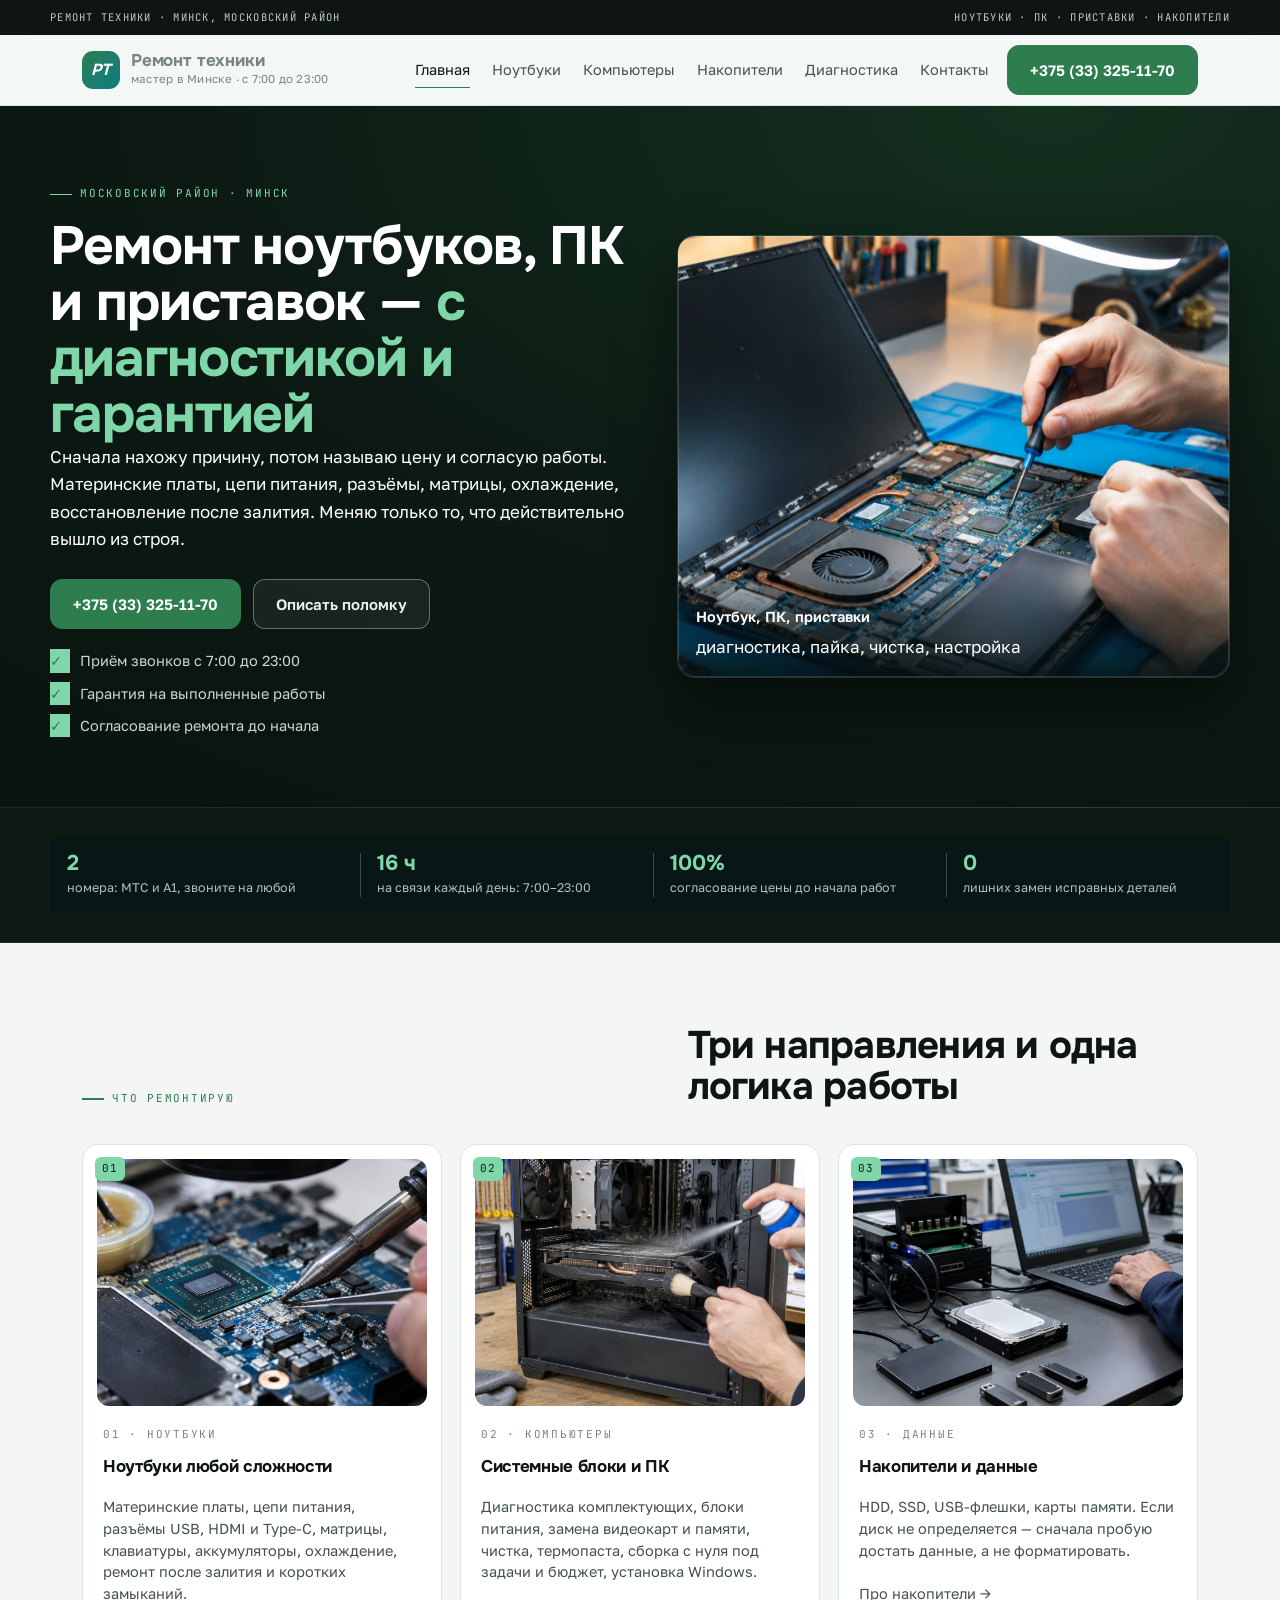
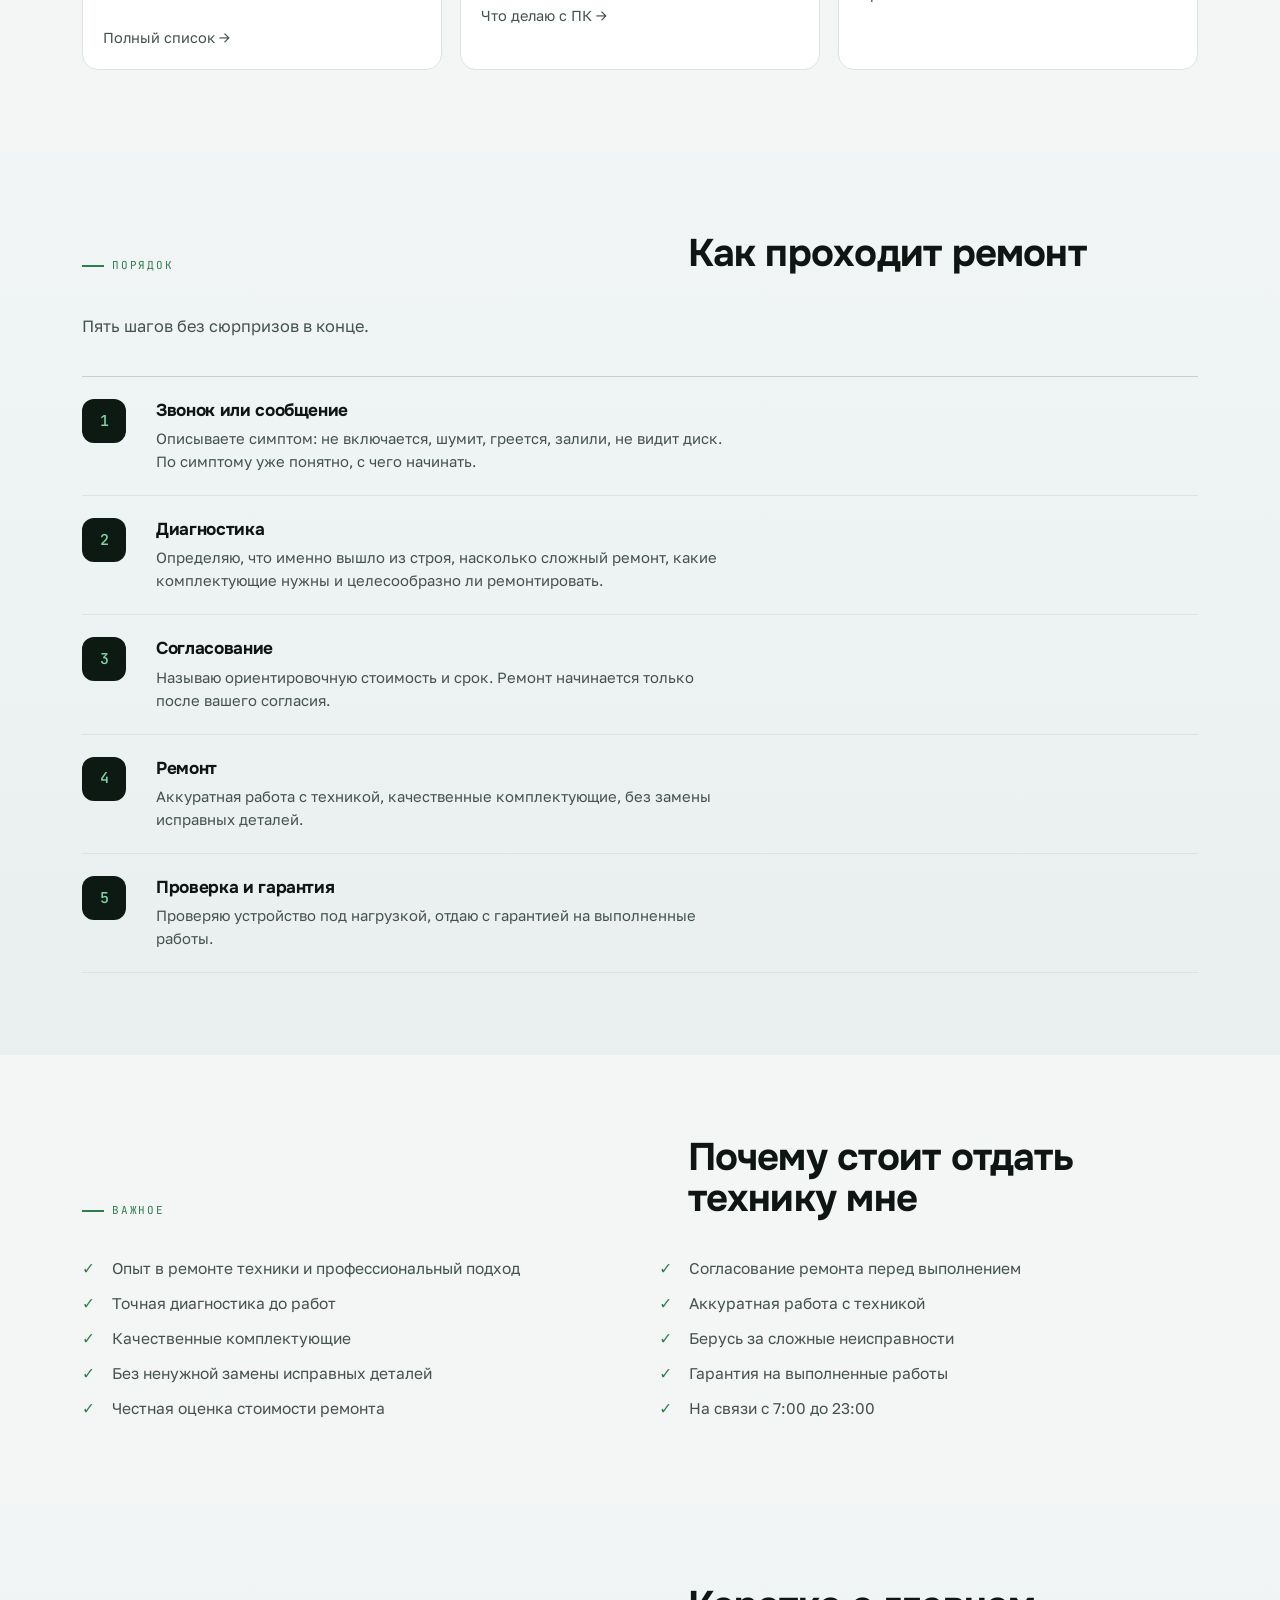
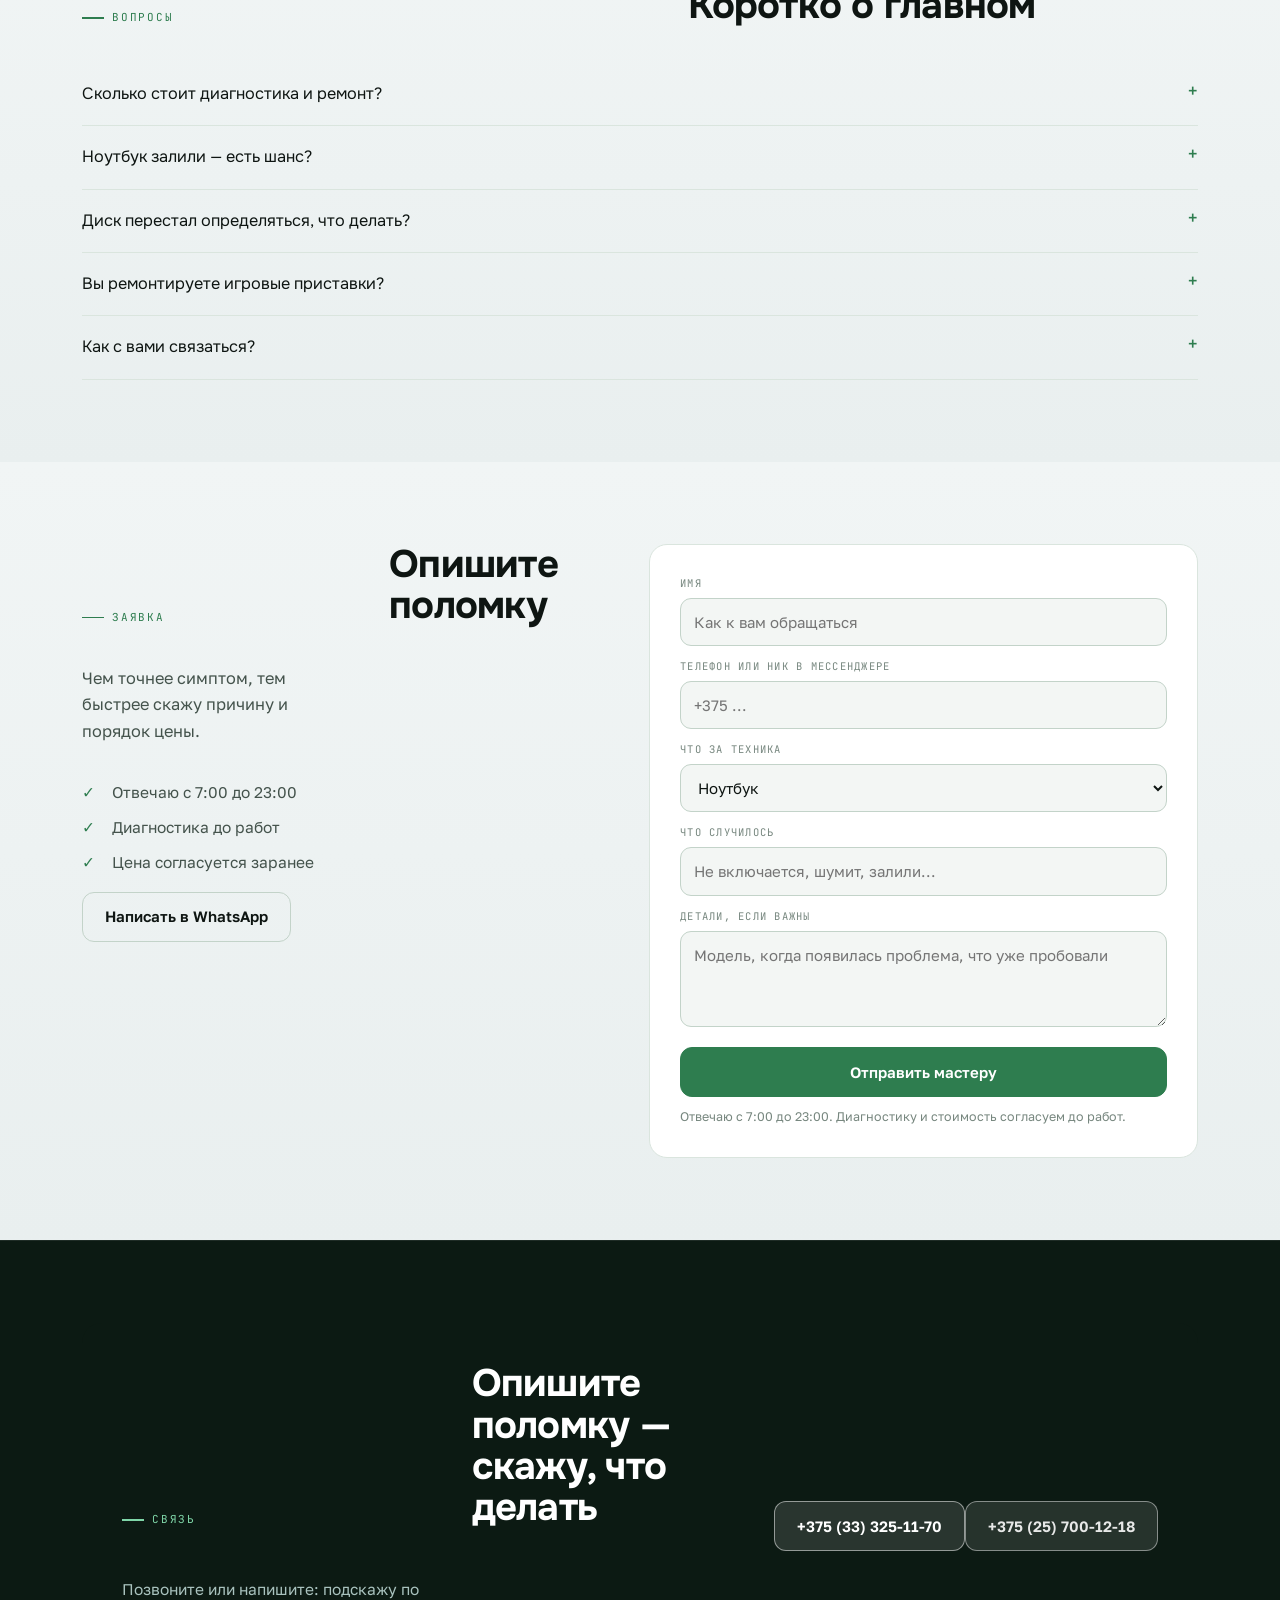
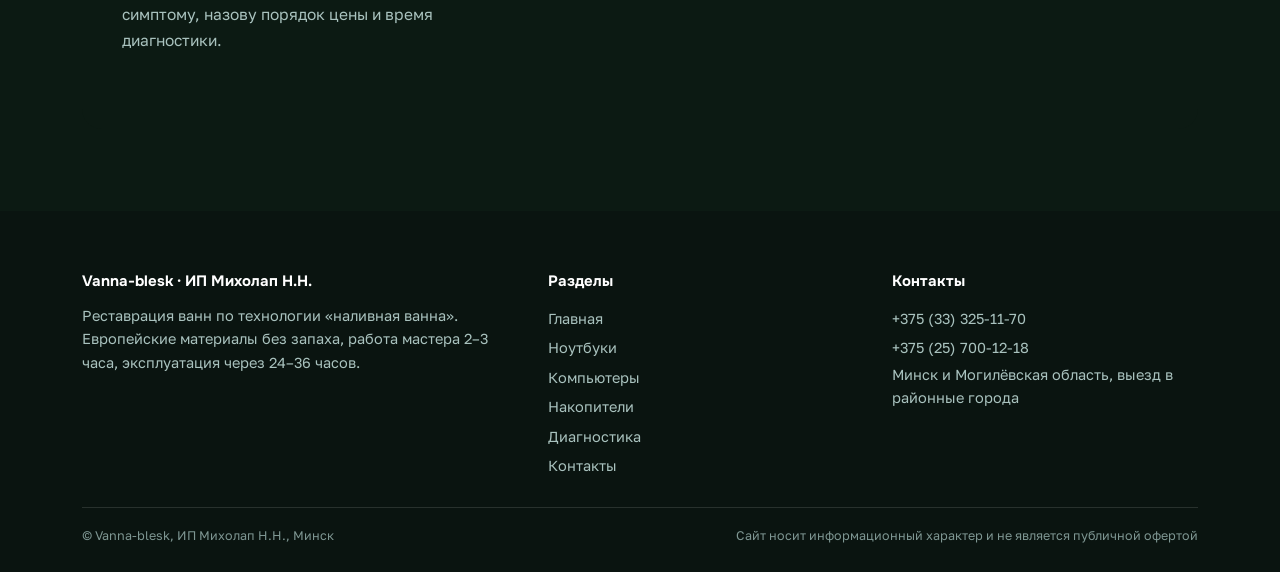
<file: index.html>
<!doctype html>
<html lang="ru">
<head>
<meta charset="utf-8">
<meta name="viewport" content="width=device-width,initial-scale=1">
<title>Ремонт техники в Минске — ноутбуки, ПК, приставки | Мастер</title>
<meta name="description" content="Ремонт ноутбуков, системных блоков и приставок в Минске. Диагностика, ремонт плат, чистка, восстановление данных. Гарантия, звонки с 7:00 до 23:00.">
<link rel="icon" href="assets/img/favicon.svg" type="image/svg+xml">
<link rel="preconnect" href="https://fonts.googleapis.com">
<link rel="preconnect" href="https://fonts.gstatic.com" crossorigin>
<link href="https://fonts.googleapis.com/css2?family=Onest:wght@400;500;600;700&family=Golos+Text:wght@400;500;600&family=JetBrains+Mono:wght@400;500&display=swap" rel="stylesheet">
<link rel="stylesheet" href="assets/css/site.css">
</head>
<body>
<div class="topbar"><div class="wrap topbar__in"><span>Ремонт техники · Минск, Московский район</span><span>Ноутбуки · ПК · приставки · накопители</span></div></div>
<header class="hdr"><div class="wrap hdr__in">
  <a class="logo" href="index.html"><i>РТ</i><span><b>Ремонт техники</b><span>мастер в Минске · с 7:00 до 23:00</span></span></a>
  <nav class="nav"><a href="index.html" aria-current="page">Главная</a><a href="noutbuki.html">Ноутбуки</a><a href="pk.html">Компьютеры</a><a href="nakopiteli.html">Накопители</a><a href="process.html">Диагностика</a><a href="kontakty.html">Контакты</a></nav>
  <a class="btn" href="tel:+375333251170">+375 (33) 325-11-70</a>
  <button class="burger" id="burger" aria-label="Меню" aria-expanded="false" aria-controls="drawer"><span></span></button>
</div></header>
<div class="drawer" id="drawer" data-open="false" aria-hidden="true">
  <div class="drawer__inner">
    <div class="drawer__top"><b>Меню</b><button class="drawer__close" id="drawerClose" aria-label="Закрыть">×</button></div>
    <a href="index.html" aria-current="page">Главная</a><a href="noutbuki.html">Ноутбуки</a><a href="pk.html">Компьютеры</a><a href="nakopiteli.html">Накопители</a><a href="process.html">Диагностика</a><a href="kontakty.html">Контакты</a>
    <a href="tel:+375333251170" style="margin-top:16px;border:0"><span class="btn" style="width:100%">+375 (33) 325-11-70</span></a>
  </div>
</div>
<section class="hero"><div class="wrap hero__in">
<div class="hero__txt">
  <span class="kick">Московский район · Минск</span>
  <h1>Ремонт ноутбуков, ПК и приставок — <em>с диагностикой и гарантией</em></h1>
  <p class="lead">Сначала нахожу причину, потом называю цену и согласую работы. Материнские платы, цепи питания, разъёмы, матрицы, охлаждение, восстановление после залития. Меняю только то, что действительно вышло из строя.</p>
  <div class="hero__act"><a class="btn" href="tel:+375333251170">+375 (33) 325-11-70</a><a class="btn btn--ghost" href="#zayavka">Описать поломку</a></div>
  <ul class="checks"><li>Приём звонков с 7:00 до 23:00</li><li>Гарантия на выполненные работы</li><li>Согласование ремонта до начала</li></ul>
</div>
<div class="hero__fig"><img src="assets/img/hero.jpg" alt="Ремонт ноутбука на столе мастера" width="1680" height="1050">
  <div class="hero__cap"><b>Ноутбук, ПК, приставки</b><span>диагностика, пайка, чистка, настройка</span></div>
</div>
</div></section>

<section class="facts"><div class="wrap facts__in">
  <div class="fact"><b>2</b><span>номера: МТС и А1, звоните на любой</span></div>
  <div class="fact"><b>16 ч</b><span>на связи каждый день: 7:00–23:00</span></div>
  <div class="fact"><b>100%</b><span>согласование цены до начала работ</span></div>
  <div class="fact"><b>0</b><span>лишних замен исправных деталей</span></div>
</div></section>

<section class="sec"><div class="wrap">
<div class="shead"><span class="kick">что ремонтирую</span><h2>Три направления и одна логика работы</h2></div>
<div class="grid3">
  <div class="card"><img src="assets/img/board.jpg" alt="Пайка материнской платы ноутбука" width="1100" height="825" loading="lazy"><div class="svc__body"><span class="mono">01 · ноутбуки</span><h3>Ноутбуки любой сложности</h3><p>Материнские платы, цепи питания, разъёмы USB, HDMI и Type-C, матрицы, клавиатуры, аккумуляторы, охлаждение, ремонт после залития и коротких замыканий.</p><p style="margin-top:10px"><a class="lnk" href="noutbuki.html">Полный список →</a></p></div></div>
  <div class="card"><img src="assets/img/clean.jpg" alt="Чистка системного блока от пыли" width="1100" height="825" loading="lazy"><div class="svc__body"><span class="mono">02 · компьютеры</span><h3>Системные блоки и ПК</h3><p>Диагностика комплектующих, блоки питания, замена видеокарт и памяти, чистка, термопаста, сборка с нуля под задачи и бюджет, установка Windows.</p><p style="margin-top:10px"><a class="lnk" href="pk.html">Что делаю с ПК →</a></p></div></div>
  <div class="card"><img src="assets/img/drives.jpg" alt="Диагностика накопителей" width="1100" height="825" loading="lazy"><div class="svc__body"><span class="mono">03 · данные</span><h3>Накопители и данные</h3><p>HDD, SSD, USB-флешки, карты памяти. Если диск не определяется — сначала пробую достать данные, а не форматировать.</p><p style="margin-top:10px"><a class="lnk" href="nakopiteli.html">Про накопители →</a></p></div></div>
</div>
</div></section>

<section class="sec sec--alt"><div class="wrap">
<div class="shead"><span class="kick">порядок</span><h2>Как проходит ремонт</h2><p>Пять шагов без сюрпризов в конце.</p></div>
<div class="steps">
  <div class="step"><span class="step__n">1</span><div><h3>Звонок или сообщение</h3><p>Описываете симптом: не включается, шумит, греется, залили, не видит диск. По симптому уже понятно, с чего начинать.</p></div></div>
  <div class="step"><span class="step__n">2</span><div><h3>Диагностика</h3><p>Определяю, что именно вышло из строя, насколько сложный ремонт, какие комплектующие нужны и целесообразно ли ремонтировать.</p></div></div>
  <div class="step"><span class="step__n">3</span><div><h3>Согласование</h3><p>Называю ориентировочную стоимость и срок. Ремонт начинается только после вашего согласия.</p></div></div>
  <div class="step"><span class="step__n">4</span><div><h3>Ремонт</h3><p>Аккуратная работа с техникой, качественные комплектующие, без замены исправных деталей.</p></div></div>
  <div class="step"><span class="step__n">5</span><div><h3>Проверка и гарантия</h3><p>Проверяю устройство под нагрузкой, отдаю с гарантией на выполненные работы.</p></div></div>
</div>
</div></section>

<section class="sec"><div class="wrap">
<div class="shead"><span class="kick">важное</span><h2>Почему стоит отдать технику мне</h2></div>
<div class="grid2" style="gap:clamp(20px,3vw,40px)">
<ul class="checks"><li>Опыт в ремонте техники и профессиональный подход</li><li>Точная диагностика до работ</li><li>Качественные комплектующие</li><li>Без ненужной замены исправных деталей</li><li>Честная оценка стоимости ремонта</li></ul>
<ul class="checks"><li>Согласование ремонта перед выполнением</li><li>Аккуратная работа с техникой</li><li>Берусь за сложные неисправности</li><li>Гарантия на выполненные работы</li><li>На связи с 7:00 до 23:00</li></ul>
</div>
</div></section>

<section class="sec sec--alt"><div class="wrap">
<div class="shead"><span class="kick">вопросы</span><h2>Коротко о главном</h2></div>
<div class="faq">
  <div class="faq__i"><button class="faq__q">Сколько стоит диагностика и ремонт?</button><div class="faq__a"><p>Стоимость зависит от неисправности и комплектующих. После диагностики называю ориентировочную сумму и согласую её с вами до начала работ — сюрпризов в конце не будет.</p></div></div>
  <div class="faq__i"><button class="faq__q">Ноутбук залили — есть шанс?</button><div class="faq__a"><p>Часто да, если не включать его и не сушить феном. Чем раньше техника попадает на стол, тем выше шанс спасти плату и данные.</p></div></div>
  <div class="faq__i"><button class="faq__q">Диск перестал определяться, что делать?</button><div class="faq__a"><p>Не форматируйте и не переустанавливайте систему: это усложняет восстановление данных. Сначала диагностика накопителя, потом решение.</p></div></div>
  <div class="faq__i"><button class="faq__q">Вы ремонтируете игровые приставки?</button><div class="faq__a"><p>Да, ремонт и обслуживание электронной техники, включая приставки. Опишите симптом по телефону — скажу, берусь ли и что по срокам.</p></div></div>
  <div class="faq__i"><button class="faq__q">Как с вами связаться?</button><div class="faq__a"><p>Два номера: +375 (33) 325-11-70 и +375 (25) 700-12-18. Приём звонков с 7:00 до 23:00. Можно написать в WhatsApp или оставить заявку на сайте.</p></div></div>
</div>
</div></section>

<section class="sec sec--alt" id="zayavka"><div class="wrap"><div class="grid2" style="align-items:start">
<div><div class="shead"><span class="kick">заявка</span><h2>Опишите поломку</h2><p>Чем точнее симптом, тем быстрее скажу причину и порядок цены.</p></div>
<ul class="checks" style="margin-top:8px"><li>Отвечаю с 7:00 до 23:00</li><li>Диагностика до работ</li><li>Цена согласуется заранее</li></ul>
<p style="margin-top:16px"><a class="btn btn--ghost" href="https://wa.me/375333251170">Написать в WhatsApp</a></p></div>
<div class="form">
  <form data-form novalidate>
    <div class="form__row"><div class="fld"><label for="f-name">Имя</label><input id="f-name" type="text" placeholder="Как к вам обращаться" autocomplete="name"></div></div>
    <div class="form__row"><div class="fld"><label for="f-phone">Телефон или ник в мессенджере</label><input id="f-phone" type="text" placeholder="+375 ..." autocomplete="tel"></div></div>
    <div class="form__row"><div class="fld"><label for="f-what">Что за техника</label><select id="f-what">
      <option>Ноутбук</option><option>Системный блок / ПК</option><option>Игровая приставка</option><option>Накопитель: HDD, SSD, флешка</option><option>Другое</option>
    </select></div></div>
    <div class="form__row"><div class="fld"><label for="f-where">Что случилось</label><input id="f-where" type="text" placeholder="Не включается, шумит, залили..."></div></div>
    <div class="form__row"><div class="fld"><label for="f-msg">Детали, если важны</label><textarea id="f-msg" rows="3" placeholder="Модель, когда появилась проблема, что уже пробовали"></textarea></div></div>
    <button class="btn" type="submit" style="width:100%">Отправить мастеру</button>
    <p class="form__note">Отвечаю с 7:00 до 23:00. Диагностику и стоимость согласуем до работ.</p>
    <div class="formout" role="status" aria-live="polite"></div>
  </form>
</div>
</div></div></section>

<section class="sec sec--ink"><div class="wrap"><div class="cta">
<div><div class="shead"><span class="kick">связь</span><h2>Опишите поломку — скажу, что делать</h2><p>Позвоните или напишите: подскажу по симптому, назову порядок цены и время диагностики.</p></div></div>
<div class="cta__act"><a class="btn btn--w" href="tel:+375333251170">+375 (33) 325-11-70</a><a class="btn btn--w" href="tel:+375257001218" style="opacity:.9">+375 (25) 700-12-18</a></div>
</div></div></section>

<footer class="foot"><div class="wrap">
  <div class="foot__grid">
    <div><b>Vanna-blesk · ИП Михолап Н.Н.</b>Реставрация ванн по технологии «наливная ванна». Европейские материалы без запаха, работа мастера 2–3 часа, эксплуатация через 24–36 часов.</div>
    <div><b>Разделы</b><a href="index.html">Главная</a><a href="noutbuki.html">Ноутбуки</a><a href="pk.html">Компьютеры</a><a href="nakopiteli.html">Накопители</a><a href="process.html">Диагностика</a><a href="kontakty.html">Контакты</a></div>
    <div><b>Контакты</b><a href="tel:+375333251170">+375 (33) 325-11-70</a><a href="tel:+375257001218">+375 (25) 700-12-18</a>Минск и Могилёвская область, выезд в районные города</div>
  </div>
  <div class="foot__bot"><span>© Vanna-blesk, ИП Михолап Н.Н., Минск</span><span>Сайт носит информационный характер и не является публичной офертой</span></div>
</div></footer>
<div class="fbar"><a class="btn" href="tel:+375333251170">Позвонить</a><a class="btn btn--ghost" href="https://wa.me/375333251170">WhatsApp</a></div>
<script src="assets/js/main.js" defer></script>
</body>
</html>
</file>
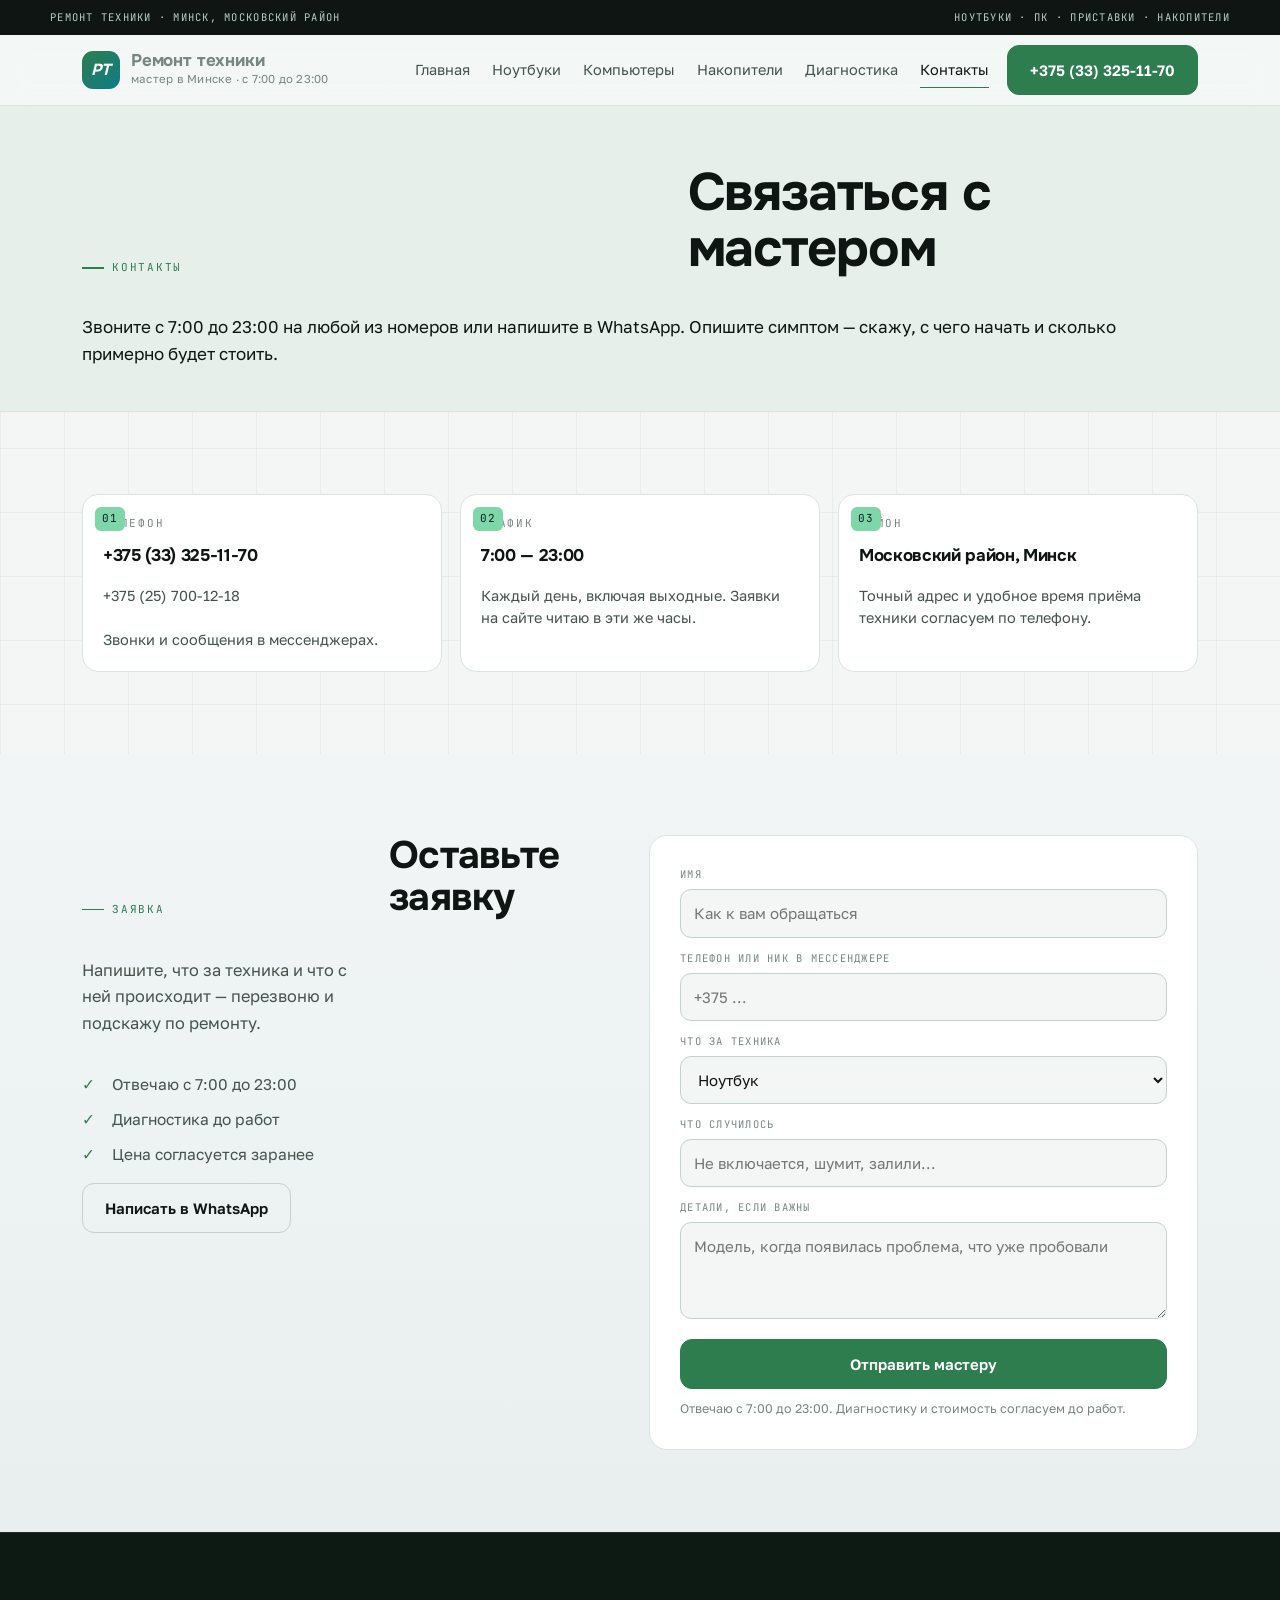
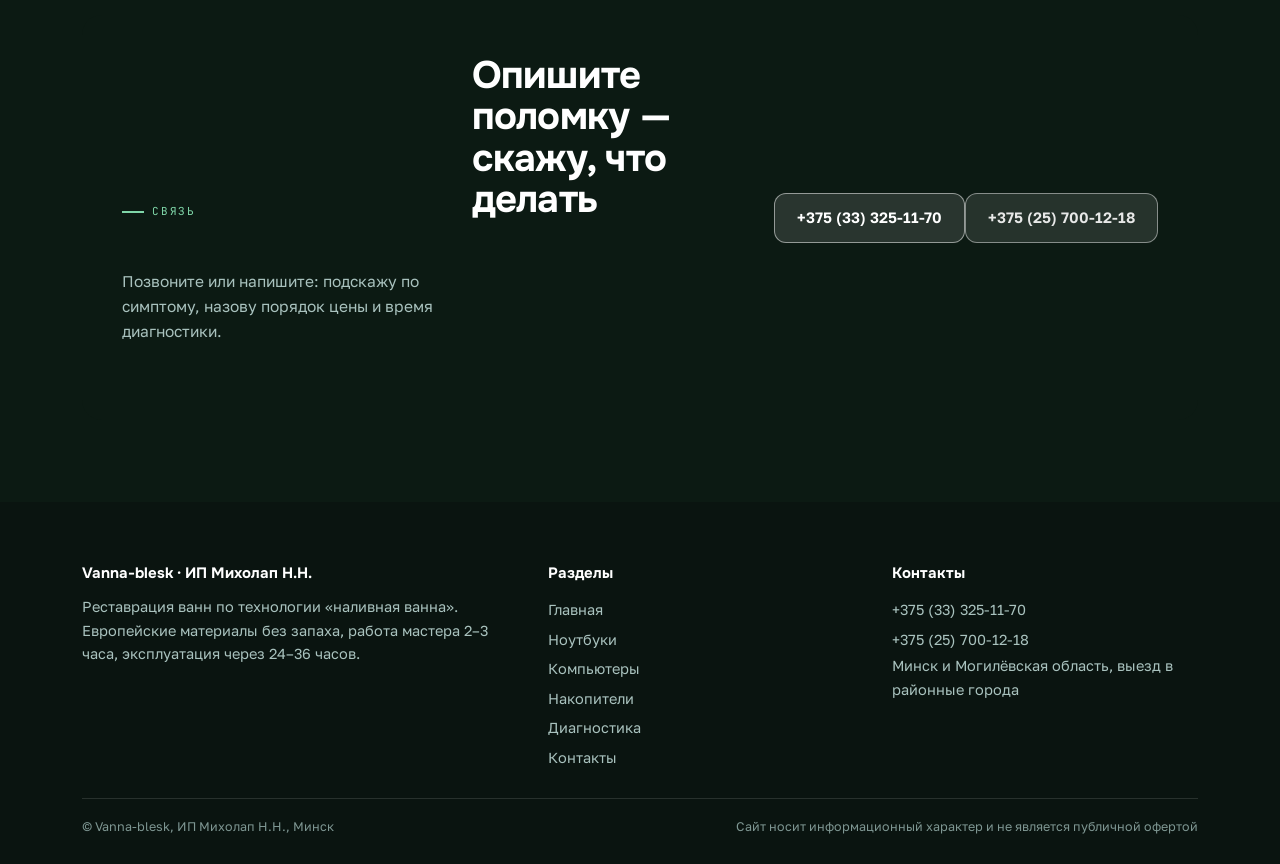
<file: kontakty.html>
<!doctype html>
<html lang="ru">
<head>
<meta charset="utf-8">
<meta name="viewport" content="width=device-width,initial-scale=1">
<title>Контакты мастера по ремонту техники — Минск</title>
<meta name="description" content="Телефоны мастера, график 7:00–23:00, Московский район Минска, заявка на диагностику и ремонт.">
<link rel="icon" href="assets/img/favicon.svg" type="image/svg+xml">
<link rel="preconnect" href="https://fonts.googleapis.com">
<link rel="preconnect" href="https://fonts.gstatic.com" crossorigin>
<link href="https://fonts.googleapis.com/css2?family=Onest:wght@400;500;600;700&family=Golos+Text:wght@400;500;600&family=JetBrains+Mono:wght@400;500&display=swap" rel="stylesheet">
<link rel="stylesheet" href="assets/css/site.css">
</head>
<body>
<div class="topbar"><div class="wrap topbar__in"><span>Ремонт техники · Минск, Московский район</span><span>Ноутбуки · ПК · приставки · накопители</span></div></div>
<header class="hdr"><div class="wrap hdr__in">
  <a class="logo" href="index.html"><i>РТ</i><span><b>Ремонт техники</b><span>мастер в Минске · с 7:00 до 23:00</span></span></a>
  <nav class="nav"><a href="index.html">Главная</a><a href="noutbuki.html">Ноутбуки</a><a href="pk.html">Компьютеры</a><a href="nakopiteli.html">Накопители</a><a href="process.html">Диагностика</a><a href="kontakty.html" aria-current="page">Контакты</a></nav>
  <a class="btn" href="tel:+375333251170">+375 (33) 325-11-70</a>
  <button class="burger" id="burger" aria-label="Меню" aria-expanded="false" aria-controls="drawer"><span></span></button>
</div></header>
<div class="drawer" id="drawer" data-open="false" aria-hidden="true">
  <div class="drawer__inner">
    <div class="drawer__top"><b>Меню</b><button class="drawer__close" id="drawerClose" aria-label="Закрыть">×</button></div>
    <a href="index.html">Главная</a><a href="noutbuki.html">Ноутбуки</a><a href="pk.html">Компьютеры</a><a href="nakopiteli.html">Накопители</a><a href="process.html">Диагностика</a><a href="kontakty.html" aria-current="page">Контакты</a>
    <a href="tel:+375333251170" style="margin-top:16px;border:0"><span class="btn" style="width:100%">+375 (33) 325-11-70</span></a>
  </div>
</div>
<section class="phead"><div class="wrap">
<div class="shead"><span class="kick">контакты</span><h1>Связаться с мастером</h1></div>
<p class="lead">Звоните с 7:00 до 23:00 на любой из номеров или напишите в WhatsApp. Опишите симптом — скажу, с чего начать и сколько примерно будет стоить.</p>
</div></section>

<section class="sec"><div class="wrap">
<div class="grid3">
  <div class="card"><div class="svc__body"><span class="mono">телефон</span><h3><a href="tel:+375333251170">+375 (33) 325-11-70</a></h3><p><a href="tel:+375257001218">+375 (25) 700-12-18</a></p><p style="margin-top:10px">Звонки и сообщения в мессенджерах.</p></div></div>
  <div class="card"><div class="svc__body"><span class="mono">график</span><h3>7:00 — 23:00</h3><p>Каждый день, включая выходные. Заявки на сайте читаю в эти же часы.</p></div></div>
  <div class="card"><div class="svc__body"><span class="mono">район</span><h3>Московский район, Минск</h3><p>Точный адрес и удобное время приёма техники согласуем по телефону.</p></div></div>
</div>
</div></section>

<section class="sec sec--alt" id="zayavka"><div class="wrap"><div class="grid2" style="align-items:start">
<div><div class="shead"><span class="kick">заявка</span><h2>Оставьте заявку</h2><p>Напишите, что за техника и что с ней происходит — перезвоню и подскажу по ремонту.</p></div>
<ul class="checks" style="margin-top:8px"><li>Отвечаю с 7:00 до 23:00</li><li>Диагностика до работ</li><li>Цена согласуется заранее</li></ul>
<p style="margin-top:16px"><a class="btn btn--ghost" href="https://wa.me/375333251170">Написать в WhatsApp</a></p></div>
<div class="form">
  <form data-form novalidate>
    <div class="form__row"><div class="fld"><label for="f-name">Имя</label><input id="f-name" type="text" placeholder="Как к вам обращаться" autocomplete="name"></div></div>
    <div class="form__row"><div class="fld"><label for="f-phone">Телефон или ник в мессенджере</label><input id="f-phone" type="text" placeholder="+375 ..." autocomplete="tel"></div></div>
    <div class="form__row"><div class="fld"><label for="f-what">Что за техника</label><select id="f-what">
      <option>Ноутбук</option><option>Системный блок / ПК</option><option>Игровая приставка</option><option>Накопитель: HDD, SSD, флешка</option><option>Другое</option>
    </select></div></div>
    <div class="form__row"><div class="fld"><label for="f-where">Что случилось</label><input id="f-where" type="text" placeholder="Не включается, шумит, залили..."></div></div>
    <div class="form__row"><div class="fld"><label for="f-msg">Детали, если важны</label><textarea id="f-msg" rows="3" placeholder="Модель, когда появилась проблема, что уже пробовали"></textarea></div></div>
    <button class="btn" type="submit" style="width:100%">Отправить мастеру</button>
    <p class="form__note">Отвечаю с 7:00 до 23:00. Диагностику и стоимость согласуем до работ.</p>
    <div class="formout" role="status" aria-live="polite"></div>
  </form>
</div>
</div></div></section>

<section class="sec sec--ink"><div class="wrap"><div class="cta">
<div><div class="shead"><span class="kick">связь</span><h2>Опишите поломку — скажу, что делать</h2><p>Позвоните или напишите: подскажу по симптому, назову порядок цены и время диагностики.</p></div></div>
<div class="cta__act"><a class="btn btn--w" href="tel:+375333251170">+375 (33) 325-11-70</a><a class="btn btn--w" href="tel:+375257001218" style="opacity:.9">+375 (25) 700-12-18</a></div>
</div></div></section>

<footer class="foot"><div class="wrap">
  <div class="foot__grid">
    <div><b>Vanna-blesk · ИП Михолап Н.Н.</b>Реставрация ванн по технологии «наливная ванна». Европейские материалы без запаха, работа мастера 2–3 часа, эксплуатация через 24–36 часов.</div>
    <div><b>Разделы</b><a href="index.html">Главная</a><a href="noutbuki.html">Ноутбуки</a><a href="pk.html">Компьютеры</a><a href="nakopiteli.html">Накопители</a><a href="process.html">Диагностика</a><a href="kontakty.html">Контакты</a></div>
    <div><b>Контакты</b><a href="tel:+375333251170">+375 (33) 325-11-70</a><a href="tel:+375257001218">+375 (25) 700-12-18</a>Минск и Могилёвская область, выезд в районные города</div>
  </div>
  <div class="foot__bot"><span>© Vanna-blesk, ИП Михолап Н.Н., Минск</span><span>Сайт носит информационный характер и не является публичной офертой</span></div>
</div></footer>
<div class="fbar"><a class="btn" href="tel:+375333251170">Позвонить</a><a class="btn btn--ghost" href="https://wa.me/375333251170">WhatsApp</a></div>
<script src="assets/js/main.js" defer></script>
</body>
</html>
</file>
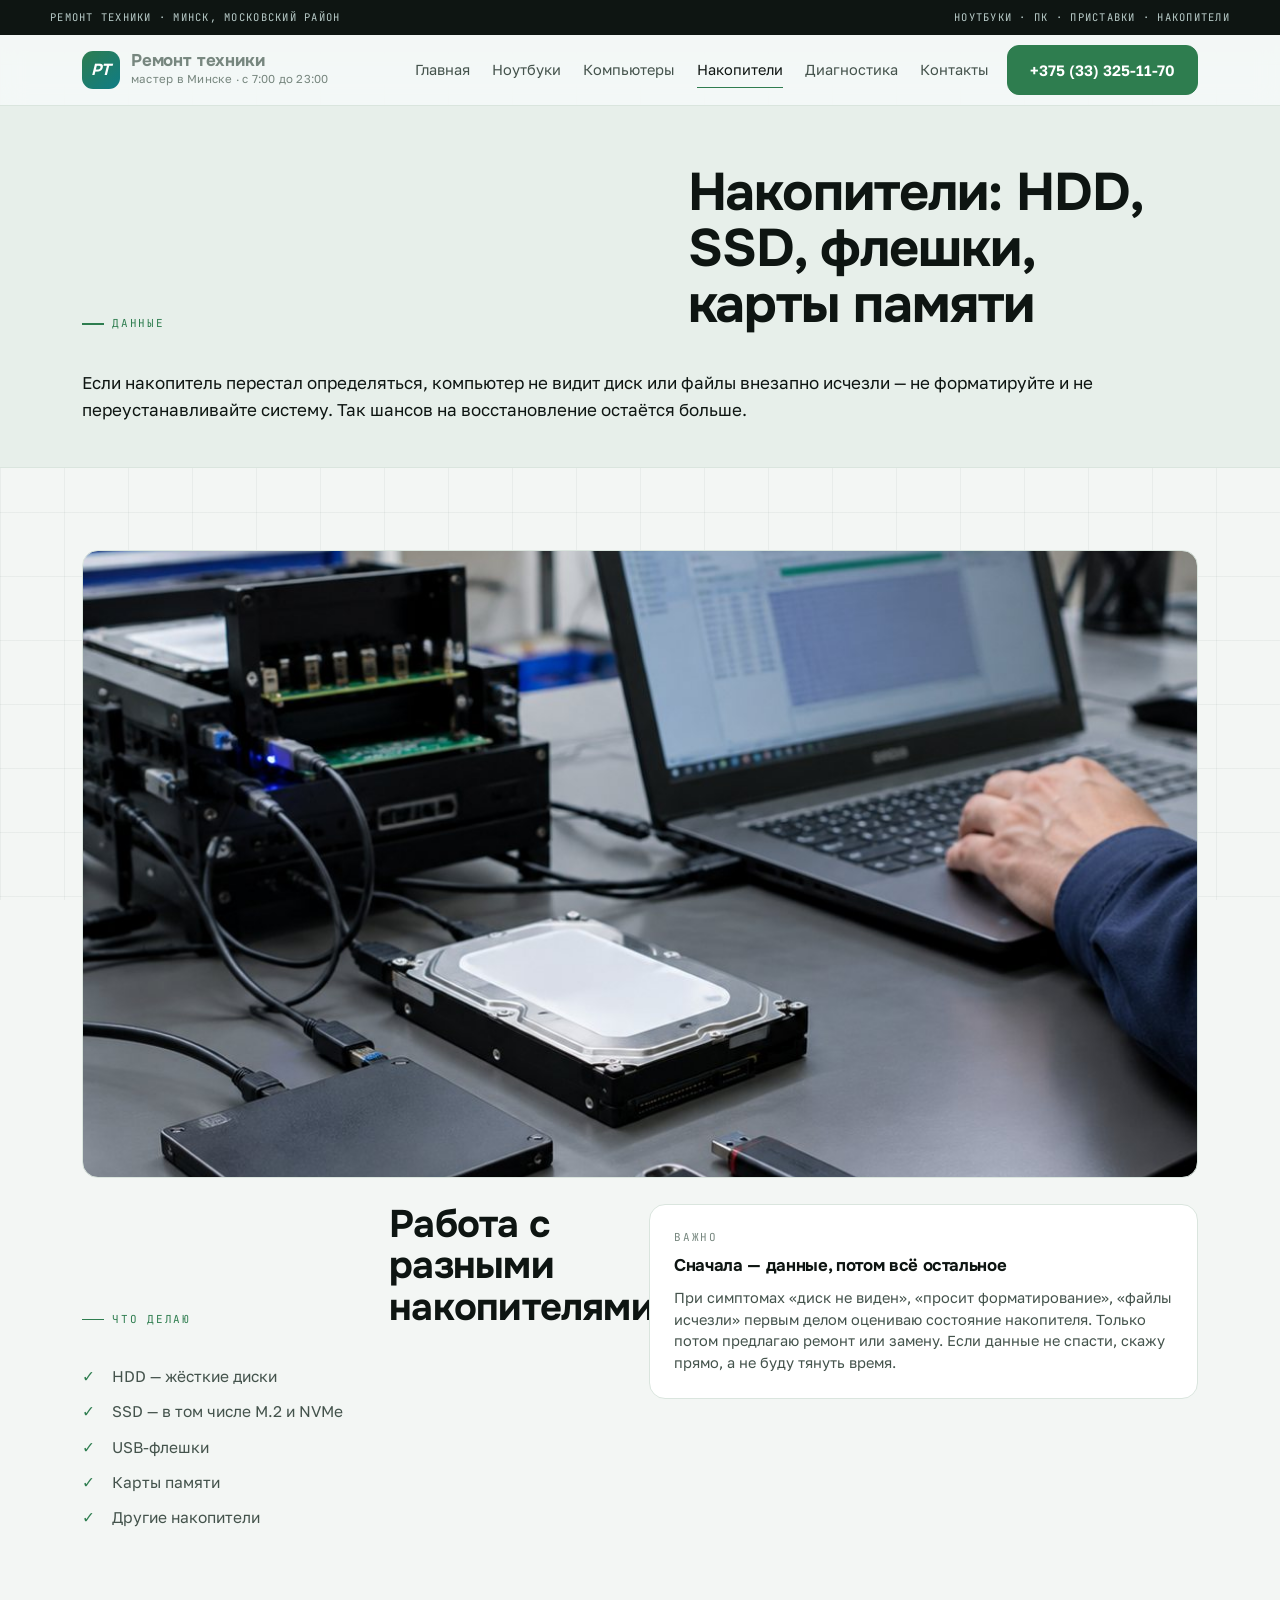
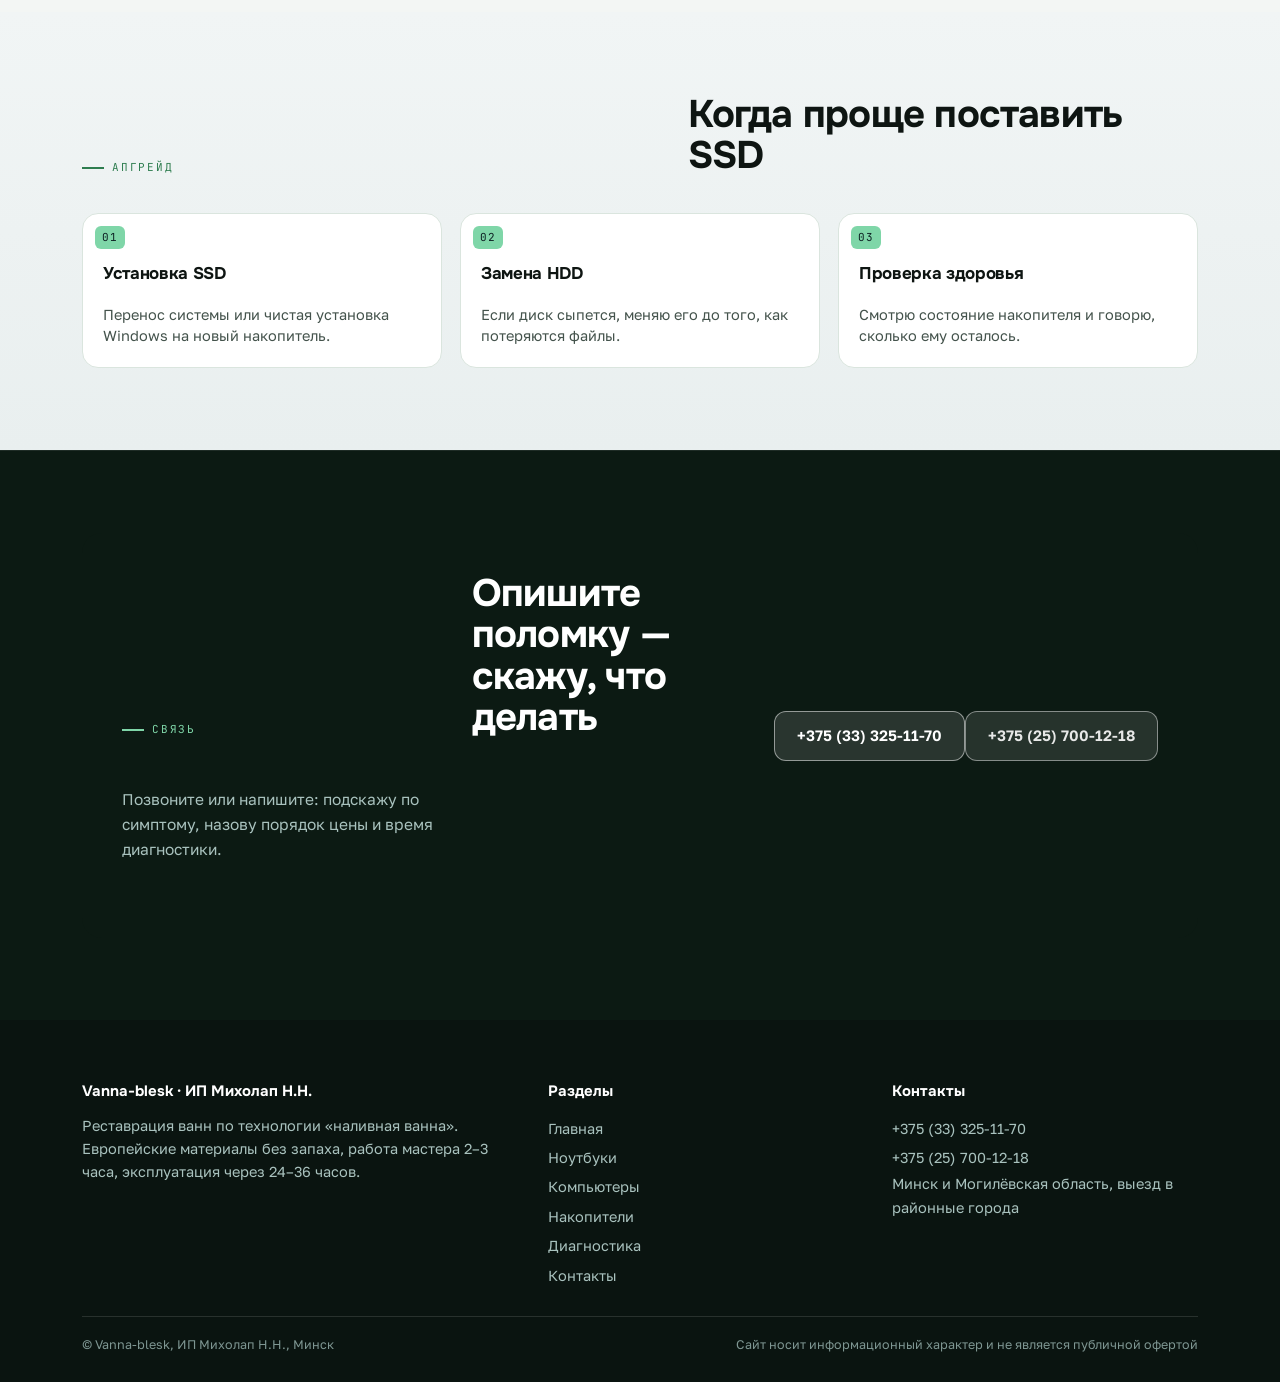
<file: nakopiteli.html>
<!doctype html>
<html lang="ru">
<head>
<meta charset="utf-8">
<meta name="viewport" content="width=device-width,initial-scale=1">
<title>Накопители и восстановление данных — Минск | Мастер</title>
<meta name="description" content="Работа с HDD, SSD, USB-флешками и картами памяти. Если диск не определяется — сначала оценка данных, потом ремонт.">
<link rel="icon" href="assets/img/favicon.svg" type="image/svg+xml">
<link rel="preconnect" href="https://fonts.googleapis.com">
<link rel="preconnect" href="https://fonts.gstatic.com" crossorigin>
<link href="https://fonts.googleapis.com/css2?family=Onest:wght@400;500;600;700&family=Golos+Text:wght@400;500;600&family=JetBrains+Mono:wght@400;500&display=swap" rel="stylesheet">
<link rel="stylesheet" href="assets/css/site.css">
</head>
<body>
<div class="topbar"><div class="wrap topbar__in"><span>Ремонт техники · Минск, Московский район</span><span>Ноутбуки · ПК · приставки · накопители</span></div></div>
<header class="hdr"><div class="wrap hdr__in">
  <a class="logo" href="index.html"><i>РТ</i><span><b>Ремонт техники</b><span>мастер в Минске · с 7:00 до 23:00</span></span></a>
  <nav class="nav"><a href="index.html">Главная</a><a href="noutbuki.html">Ноутбуки</a><a href="pk.html">Компьютеры</a><a href="nakopiteli.html" aria-current="page">Накопители</a><a href="process.html">Диагностика</a><a href="kontakty.html">Контакты</a></nav>
  <a class="btn" href="tel:+375333251170">+375 (33) 325-11-70</a>
  <button class="burger" id="burger" aria-label="Меню" aria-expanded="false" aria-controls="drawer"><span></span></button>
</div></header>
<div class="drawer" id="drawer" data-open="false" aria-hidden="true">
  <div class="drawer__inner">
    <div class="drawer__top"><b>Меню</b><button class="drawer__close" id="drawerClose" aria-label="Закрыть">×</button></div>
    <a href="index.html">Главная</a><a href="noutbuki.html">Ноутбуки</a><a href="pk.html">Компьютеры</a><a href="nakopiteli.html" aria-current="page">Накопители</a><a href="process.html">Диагностика</a><a href="kontakty.html">Контакты</a>
    <a href="tel:+375333251170" style="margin-top:16px;border:0"><span class="btn" style="width:100%">+375 (33) 325-11-70</span></a>
  </div>
</div>
<section class="phead"><div class="wrap">
<div class="shead"><span class="kick">данные</span><h1>Накопители: HDD, SSD, флешки, карты памяти</h1></div>
<p class="lead">Если накопитель перестал определяться, компьютер не видит диск или файлы внезапно исчезли — не форматируйте и не переустанавливайте систему. Так шансов на восстановление остаётся больше.</p>
</div></section>

<section class="sec"><div class="wrap">
<div class="pimg" style="background-image:url(assets/img/drives.jpg)"></div>
<div class="grid2" style="margin-top:26px;align-items:start">
<div><div class="shead"><span class="kick">что делаю</span><h2>Работа с разными накопителями</h2></div>
<ul class="checks"><li>HDD — жёсткие диски</li><li>SSD — в том числе M.2 и NVMe</li><li>USB-флешки</li><li>Карты памяти</li><li>Другие накопители</li></ul></div>
<div class="card" style="padding:24px"><span class="mono">важно</span><h3 style="margin:8px 0 10px">Сначала — данные, потом всё остальное</h3><p>При симптомах «диск не виден», «просит форматирование», «файлы исчезли» первым делом оцениваю состояние накопителя. Только потом предлагаю ремонт или замену. Если данные не спасти, скажу прямо, а не буду тянуть время.</p></div>
</div>
</div></section>

<section class="sec sec--alt"><div class="wrap">
<div class="shead"><span class="kick">апгрейд</span><h2>Когда проще поставить SSD</h2></div>
<div class="grid3">
  <div class="card"><div class="svc__body"><span class="mono">01</span><h3>Установка SSD</h3><p>Перенос системы или чистая установка Windows на новый накопитель.</p></div></div>
  <div class="card"><div class="svc__body"><span class="mono">02</span><h3>Замена HDD</h3><p>Если диск сыпется, меняю его до того, как потеряются файлы.</p></div></div>
  <div class="card"><div class="svc__body"><span class="mono">03</span><h3>Проверка здоровья</h3><p>Смотрю состояние накопителя и говорю, сколько ему осталось.</p></div></div>
</div>
</div></section>

<section class="sec sec--ink"><div class="wrap"><div class="cta">
<div><div class="shead"><span class="kick">связь</span><h2>Опишите поломку — скажу, что делать</h2><p>Позвоните или напишите: подскажу по симптому, назову порядок цены и время диагностики.</p></div></div>
<div class="cta__act"><a class="btn btn--w" href="tel:+375333251170">+375 (33) 325-11-70</a><a class="btn btn--w" href="tel:+375257001218" style="opacity:.9">+375 (25) 700-12-18</a></div>
</div></div></section>

<footer class="foot"><div class="wrap">
  <div class="foot__grid">
    <div><b>Vanna-blesk · ИП Михолап Н.Н.</b>Реставрация ванн по технологии «наливная ванна». Европейские материалы без запаха, работа мастера 2–3 часа, эксплуатация через 24–36 часов.</div>
    <div><b>Разделы</b><a href="index.html">Главная</a><a href="noutbuki.html">Ноутбуки</a><a href="pk.html">Компьютеры</a><a href="nakopiteli.html">Накопители</a><a href="process.html">Диагностика</a><a href="kontakty.html">Контакты</a></div>
    <div><b>Контакты</b><a href="tel:+375333251170">+375 (33) 325-11-70</a><a href="tel:+375257001218">+375 (25) 700-12-18</a>Минск и Могилёвская область, выезд в районные города</div>
  </div>
  <div class="foot__bot"><span>© Vanna-blesk, ИП Михолап Н.Н., Минск</span><span>Сайт носит информационный характер и не является публичной офертой</span></div>
</div></footer>
<div class="fbar"><a class="btn" href="tel:+375333251170">Позвонить</a><a class="btn btn--ghost" href="https://wa.me/375333251170">WhatsApp</a></div>
<script src="assets/js/main.js" defer></script>
</body>
</html>
</file>
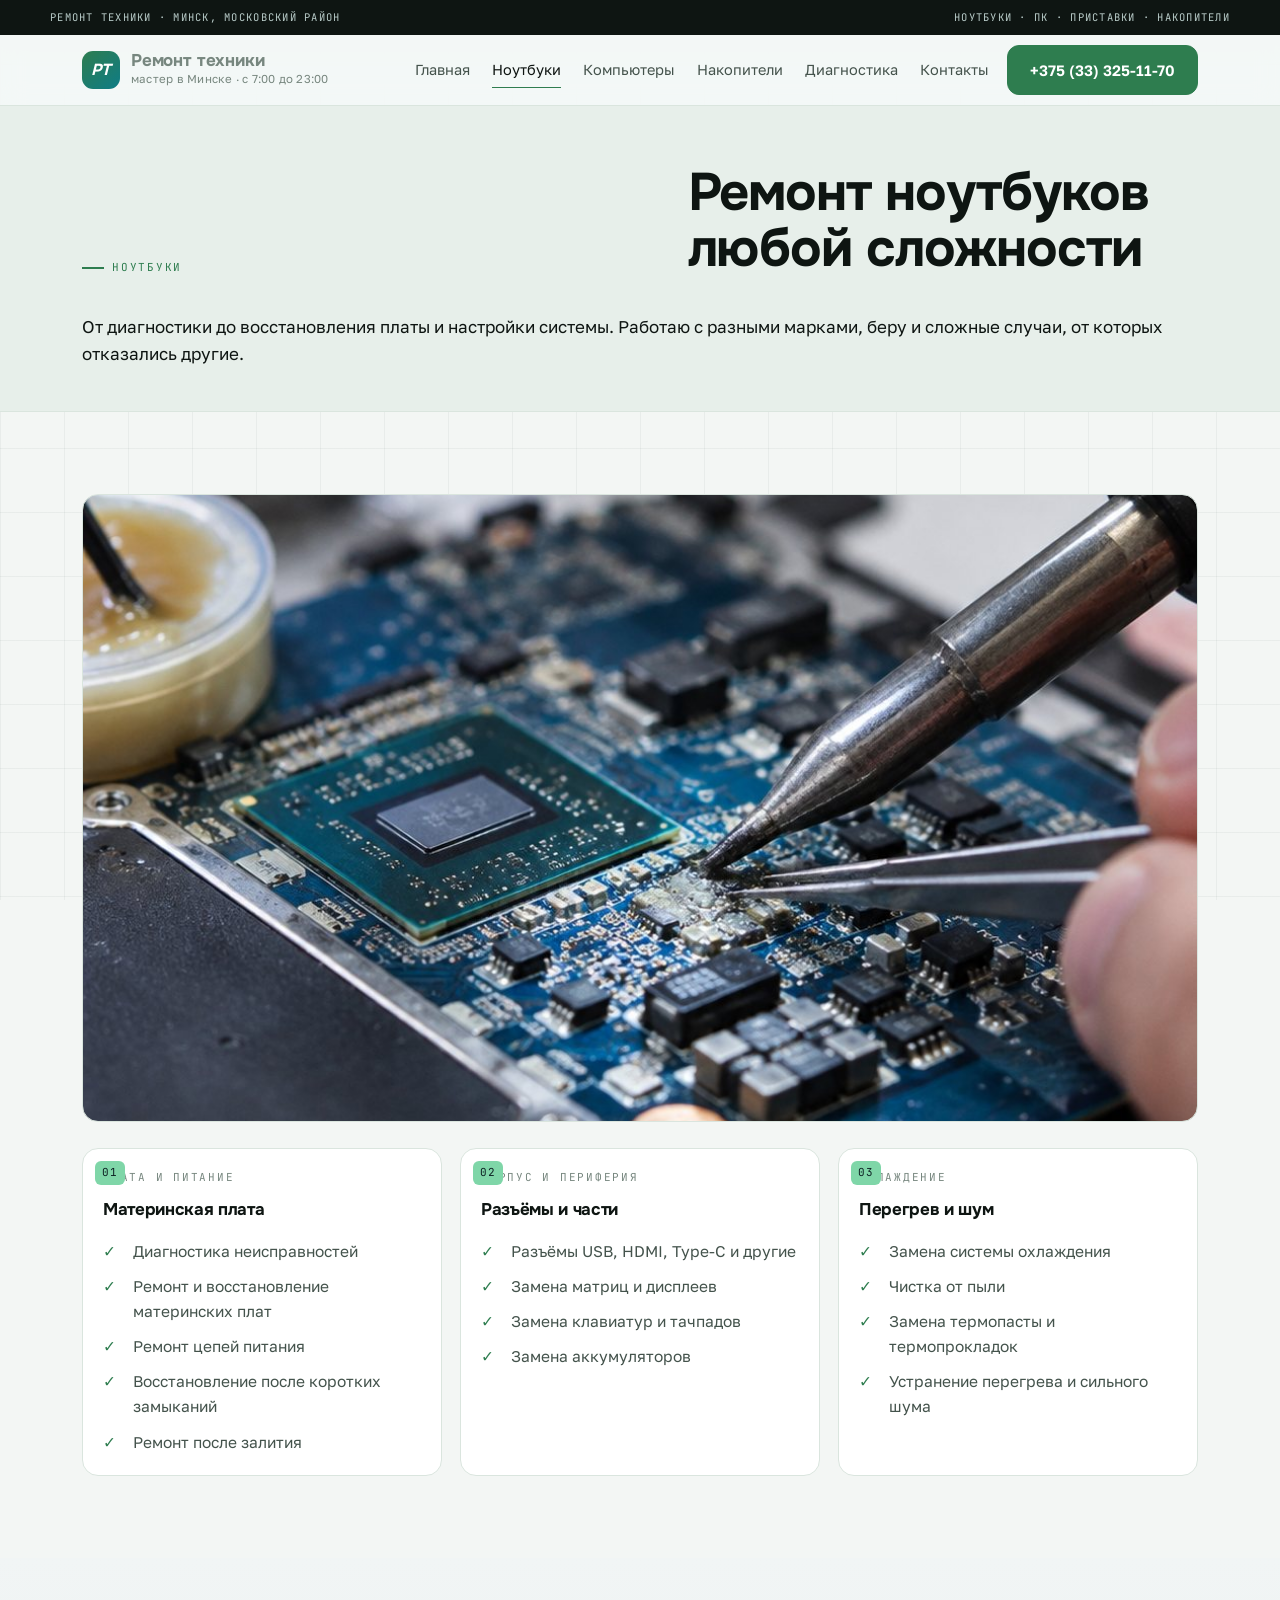
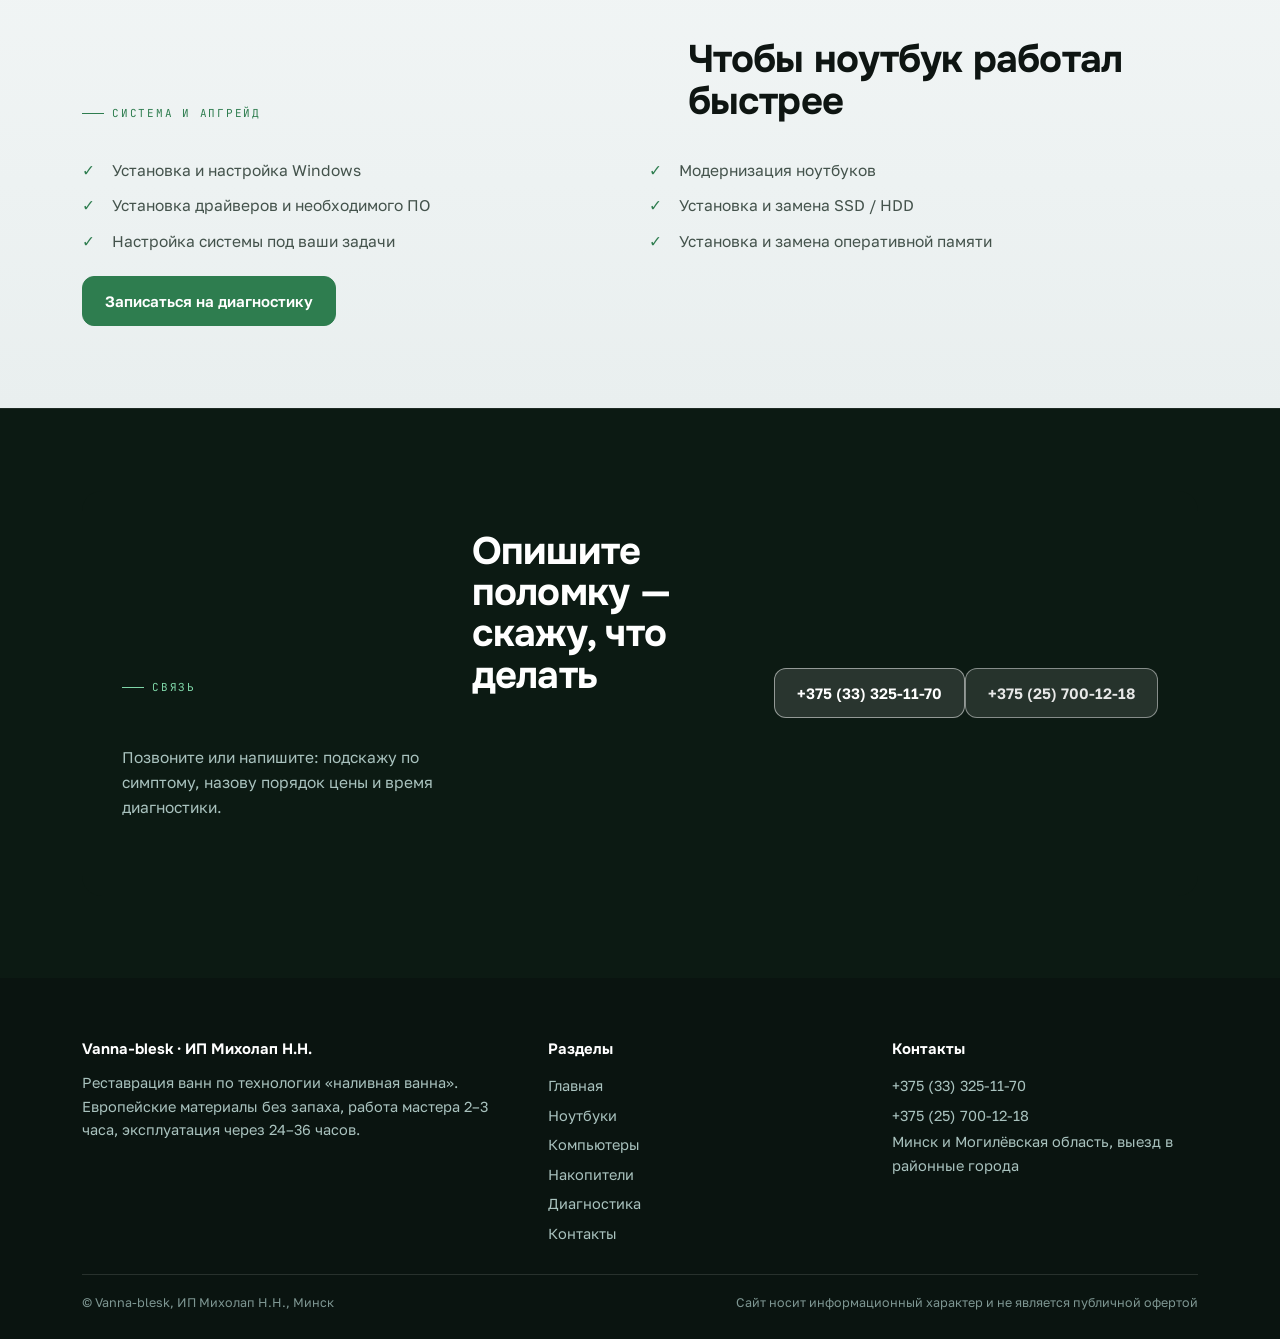
<file: noutbuki.html>
<!doctype html>
<html lang="ru">
<head>
<meta charset="utf-8">
<meta name="viewport" content="width=device-width,initial-scale=1">
<title>Ремонт ноутбуков — Минск | Мастер по технике</title>
<meta name="description" content="Ремонт ноутбуков любой сложности: материнские платы, цепи питания, разъёмы, матрицы, охлаждение, после залития, установка Windows и SSD.">
<link rel="icon" href="assets/img/favicon.svg" type="image/svg+xml">
<link rel="preconnect" href="https://fonts.googleapis.com">
<link rel="preconnect" href="https://fonts.gstatic.com" crossorigin>
<link href="https://fonts.googleapis.com/css2?family=Onest:wght@400;500;600;700&family=Golos+Text:wght@400;500;600&family=JetBrains+Mono:wght@400;500&display=swap" rel="stylesheet">
<link rel="stylesheet" href="assets/css/site.css">
</head>
<body>
<div class="topbar"><div class="wrap topbar__in"><span>Ремонт техники · Минск, Московский район</span><span>Ноутбуки · ПК · приставки · накопители</span></div></div>
<header class="hdr"><div class="wrap hdr__in">
  <a class="logo" href="index.html"><i>РТ</i><span><b>Ремонт техники</b><span>мастер в Минске · с 7:00 до 23:00</span></span></a>
  <nav class="nav"><a href="index.html">Главная</a><a href="noutbuki.html" aria-current="page">Ноутбуки</a><a href="pk.html">Компьютеры</a><a href="nakopiteli.html">Накопители</a><a href="process.html">Диагностика</a><a href="kontakty.html">Контакты</a></nav>
  <a class="btn" href="tel:+375333251170">+375 (33) 325-11-70</a>
  <button class="burger" id="burger" aria-label="Меню" aria-expanded="false" aria-controls="drawer"><span></span></button>
</div></header>
<div class="drawer" id="drawer" data-open="false" aria-hidden="true">
  <div class="drawer__inner">
    <div class="drawer__top"><b>Меню</b><button class="drawer__close" id="drawerClose" aria-label="Закрыть">×</button></div>
    <a href="index.html">Главная</a><a href="noutbuki.html" aria-current="page">Ноутбуки</a><a href="pk.html">Компьютеры</a><a href="nakopiteli.html">Накопители</a><a href="process.html">Диагностика</a><a href="kontakty.html">Контакты</a>
    <a href="tel:+375333251170" style="margin-top:16px;border:0"><span class="btn" style="width:100%">+375 (33) 325-11-70</span></a>
  </div>
</div>
<section class="phead"><div class="wrap">
<div class="shead"><span class="kick">ноутбуки</span><h1>Ремонт ноутбуков любой сложности</h1></div>
<p class="lead">От диагностики до восстановления платы и настройки системы. Работаю с разными марками, беру и сложные случаи, от которых отказались другие.</p>
</div></section>

<section class="sec"><div class="wrap">
<div class="pimg" style="background-image:url(assets/img/board.jpg)"></div>
<div class="grid3" style="margin-top:26px">
  <div class="card"><div class="svc__body"><span class="mono">плата и питание</span><h3>Материнская плата</h3><ul class="checks"><li>Диагностика неисправностей</li><li>Ремонт и восстановление материнских плат</li><li>Ремонт цепей питания</li><li>Восстановление после коротких замыканий</li><li>Ремонт после залития</li></ul></div></div>
  <div class="card"><div class="svc__body"><span class="mono">корпус и периферия</span><h3>Разъёмы и части</h3><ul class="checks"><li>Разъёмы USB, HDMI, Type-C и другие</li><li>Замена матриц и дисплеев</li><li>Замена клавиатур и тачпадов</li><li>Замена аккумуляторов</li></ul></div></div>
  <div class="card"><div class="svc__body"><span class="mono">охлаждение</span><h3>Перегрев и шум</h3><ul class="checks"><li>Замена системы охлаждения</li><li>Чистка от пыли</li><li>Замена термопасты и термопрокладок</li><li>Устранение перегрева и сильного шума</li></ul></div></div>
</div>
</div></section>

<section class="sec sec--alt"><div class="wrap">
<div class="shead"><span class="kick">система и апгрейд</span><h2>Чтобы ноутбук работал быстрее</h2></div>
<div class="grid2" style="align-items:start">
<div><ul class="checks"><li>Установка и настройка Windows</li><li>Установка драйверов и необходимого ПО</li><li>Настройка системы под ваши задачи</li></ul></div>
<div><ul class="checks"><li>Модернизация ноутбуков</li><li>Установка и замена SSD / HDD</li><li>Установка и замена оперативной памяти</li></ul></div>
</div>
<p style="margin-top:22px"><a class="btn" href="kontakty.html#zayavka">Записаться на диагностику</a></p>
</div></section>

<section class="sec sec--ink"><div class="wrap"><div class="cta">
<div><div class="shead"><span class="kick">связь</span><h2>Опишите поломку — скажу, что делать</h2><p>Позвоните или напишите: подскажу по симптому, назову порядок цены и время диагностики.</p></div></div>
<div class="cta__act"><a class="btn btn--w" href="tel:+375333251170">+375 (33) 325-11-70</a><a class="btn btn--w" href="tel:+375257001218" style="opacity:.9">+375 (25) 700-12-18</a></div>
</div></div></section>

<footer class="foot"><div class="wrap">
  <div class="foot__grid">
    <div><b>Vanna-blesk · ИП Михолап Н.Н.</b>Реставрация ванн по технологии «наливная ванна». Европейские материалы без запаха, работа мастера 2–3 часа, эксплуатация через 24–36 часов.</div>
    <div><b>Разделы</b><a href="index.html">Главная</a><a href="noutbuki.html">Ноутбуки</a><a href="pk.html">Компьютеры</a><a href="nakopiteli.html">Накопители</a><a href="process.html">Диагностика</a><a href="kontakty.html">Контакты</a></div>
    <div><b>Контакты</b><a href="tel:+375333251170">+375 (33) 325-11-70</a><a href="tel:+375257001218">+375 (25) 700-12-18</a>Минск и Могилёвская область, выезд в районные города</div>
  </div>
  <div class="foot__bot"><span>© Vanna-blesk, ИП Михолап Н.Н., Минск</span><span>Сайт носит информационный характер и не является публичной офертой</span></div>
</div></footer>
<div class="fbar"><a class="btn" href="tel:+375333251170">Позвонить</a><a class="btn btn--ghost" href="https://wa.me/375333251170">WhatsApp</a></div>
<script src="assets/js/main.js" defer></script>
</body>
</html>
</file>
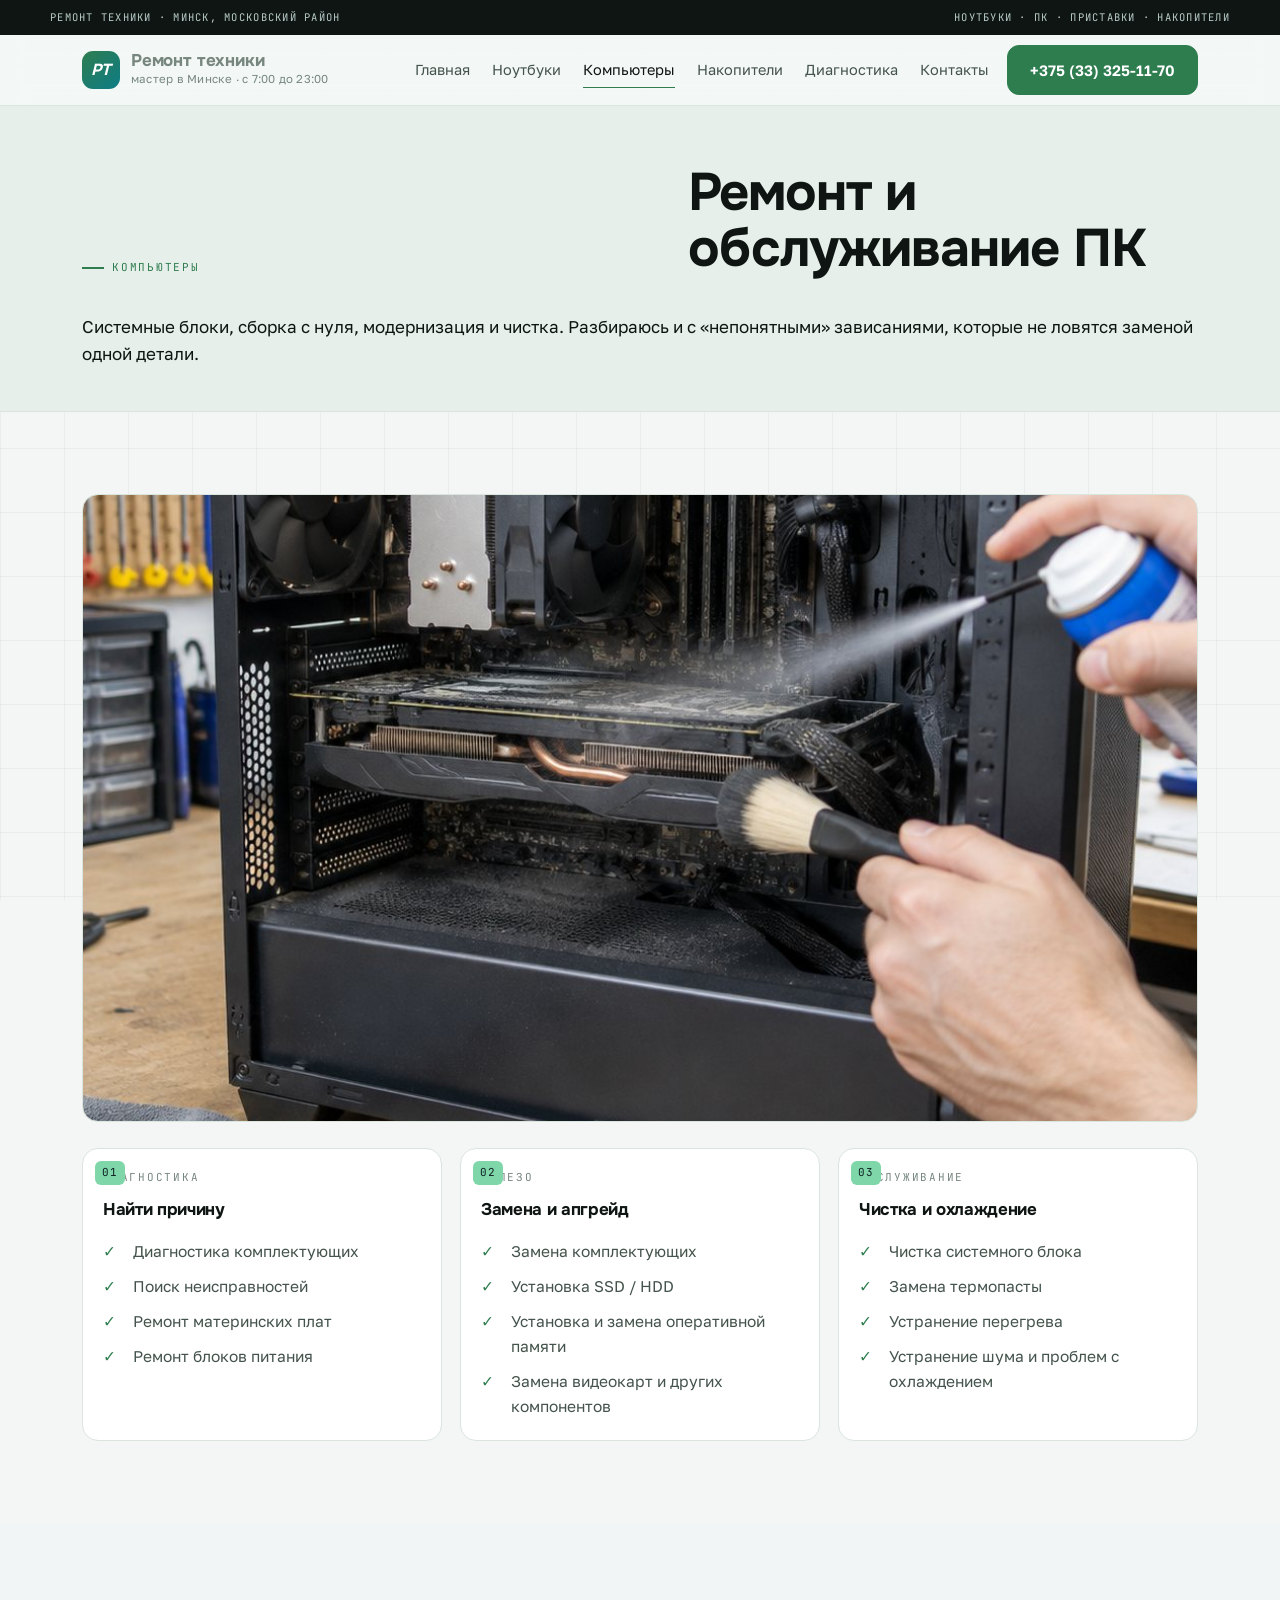
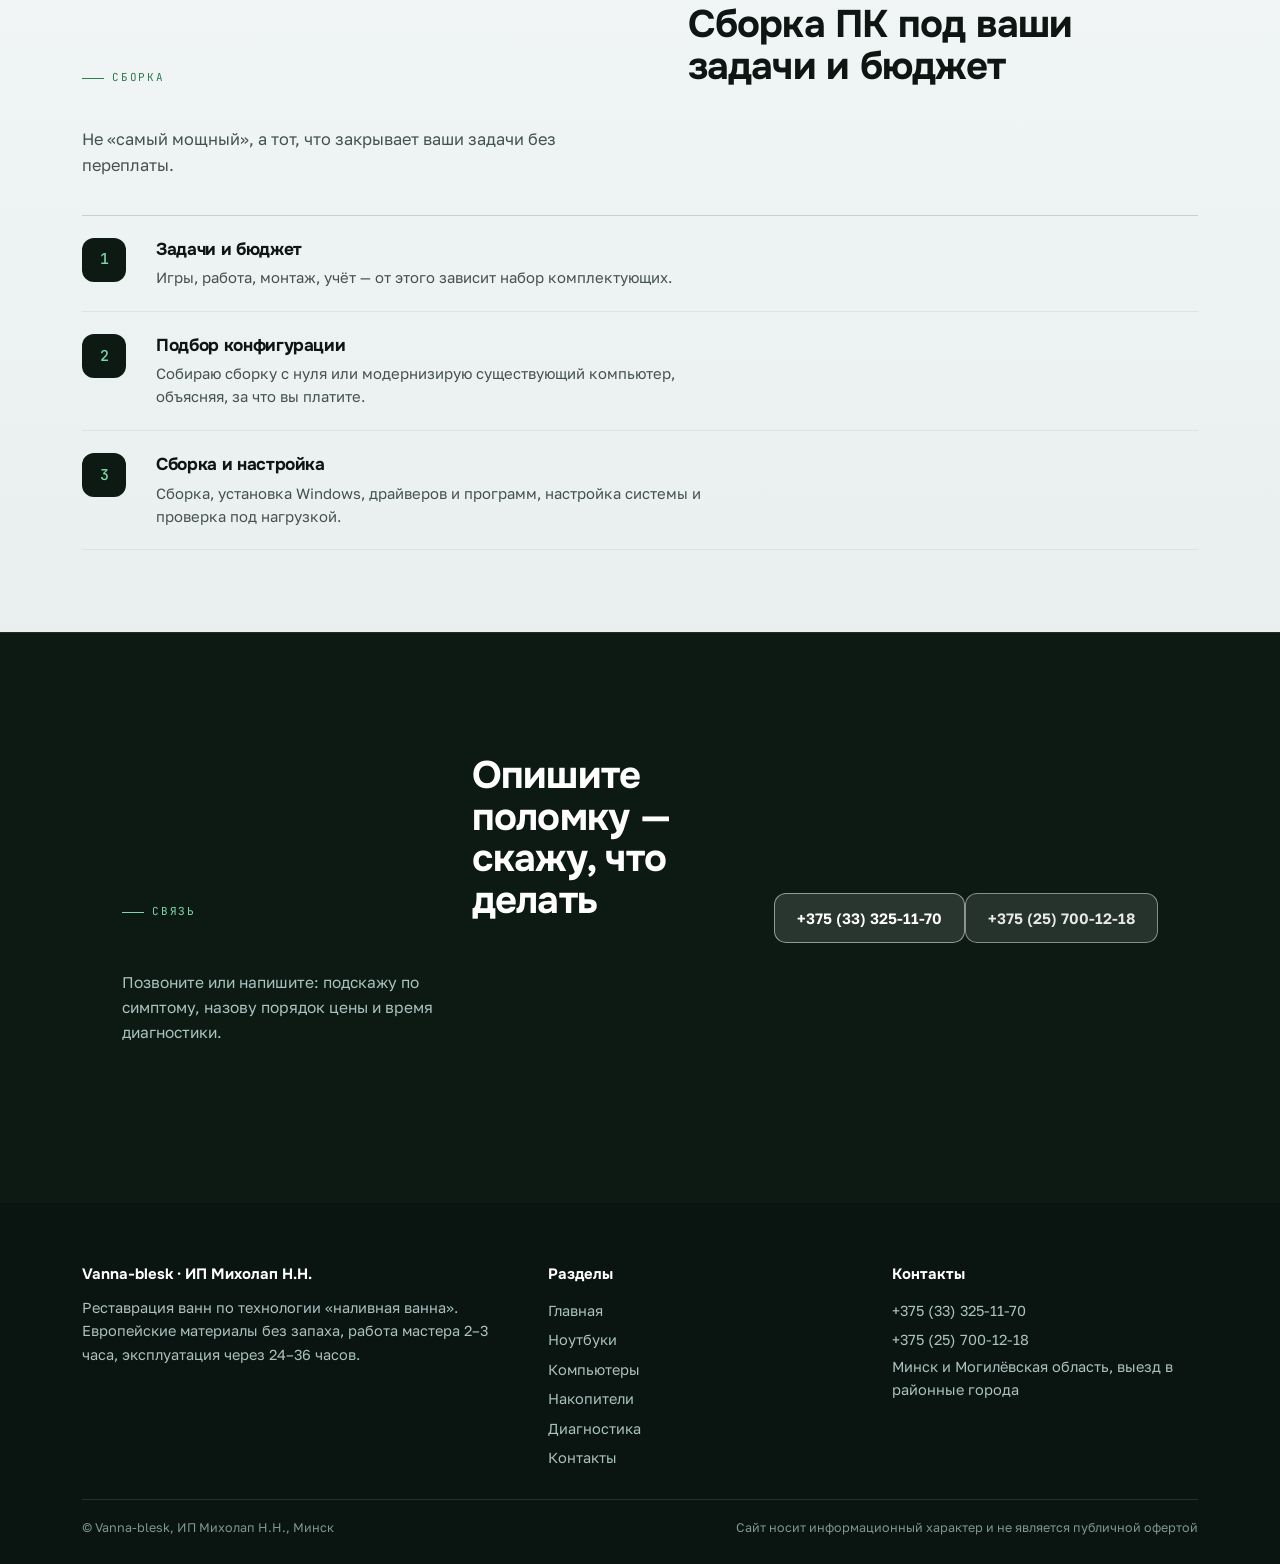
<file: pk.html>
<!doctype html>
<html lang="ru">
<head>
<meta charset="utf-8">
<meta name="viewport" content="width=device-width,initial-scale=1">
<title>Ремонт и сборка ПК — Минск | Мастер по технике</title>
<meta name="description" content="Ремонт системных блоков: диагностика, блоки питания, замена комплектующих, чистка, термопаста, сборка ПК под задачи и бюджет.">
<link rel="icon" href="assets/img/favicon.svg" type="image/svg+xml">
<link rel="preconnect" href="https://fonts.googleapis.com">
<link rel="preconnect" href="https://fonts.gstatic.com" crossorigin>
<link href="https://fonts.googleapis.com/css2?family=Onest:wght@400;500;600;700&family=Golos+Text:wght@400;500;600&family=JetBrains+Mono:wght@400;500&display=swap" rel="stylesheet">
<link rel="stylesheet" href="assets/css/site.css">
</head>
<body>
<div class="topbar"><div class="wrap topbar__in"><span>Ремонт техники · Минск, Московский район</span><span>Ноутбуки · ПК · приставки · накопители</span></div></div>
<header class="hdr"><div class="wrap hdr__in">
  <a class="logo" href="index.html"><i>РТ</i><span><b>Ремонт техники</b><span>мастер в Минске · с 7:00 до 23:00</span></span></a>
  <nav class="nav"><a href="index.html">Главная</a><a href="noutbuki.html">Ноутбуки</a><a href="pk.html" aria-current="page">Компьютеры</a><a href="nakopiteli.html">Накопители</a><a href="process.html">Диагностика</a><a href="kontakty.html">Контакты</a></nav>
  <a class="btn" href="tel:+375333251170">+375 (33) 325-11-70</a>
  <button class="burger" id="burger" aria-label="Меню" aria-expanded="false" aria-controls="drawer"><span></span></button>
</div></header>
<div class="drawer" id="drawer" data-open="false" aria-hidden="true">
  <div class="drawer__inner">
    <div class="drawer__top"><b>Меню</b><button class="drawer__close" id="drawerClose" aria-label="Закрыть">×</button></div>
    <a href="index.html">Главная</a><a href="noutbuki.html">Ноутбуки</a><a href="pk.html" aria-current="page">Компьютеры</a><a href="nakopiteli.html">Накопители</a><a href="process.html">Диагностика</a><a href="kontakty.html">Контакты</a>
    <a href="tel:+375333251170" style="margin-top:16px;border:0"><span class="btn" style="width:100%">+375 (33) 325-11-70</span></a>
  </div>
</div>
<section class="phead"><div class="wrap">
<div class="shead"><span class="kick">компьютеры</span><h1>Ремонт и обслуживание ПК</h1></div>
<p class="lead">Системные блоки, сборка с нуля, модернизация и чистка. Разбираюсь и с «непонятными» зависаниями, которые не ловятся заменой одной детали.</p>
</div></section>

<section class="sec"><div class="wrap">
<div class="pimg" style="background-image:url(assets/img/clean.jpg)"></div>
<div class="grid3" style="margin-top:26px">
  <div class="card"><div class="svc__body"><span class="mono">диагностика</span><h3>Найти причину</h3><ul class="checks"><li>Диагностика комплектующих</li><li>Поиск неисправностей</li><li>Ремонт материнских плат</li><li>Ремонт блоков питания</li></ul></div></div>
  <div class="card"><div class="svc__body"><span class="mono">железо</span><h3>Замена и апгрейд</h3><ul class="checks"><li>Замена комплектующих</li><li>Установка SSD / HDD</li><li>Установка и замена оперативной памяти</li><li>Замена видеокарт и других компонентов</li></ul></div></div>
  <div class="card"><div class="svc__body"><span class="mono">обслуживание</span><h3>Чистка и охлаждение</h3><ul class="checks"><li>Чистка системного блока</li><li>Замена термопасты</li><li>Устранение перегрева</li><li>Устранение шума и проблем с охлаждением</li></ul></div></div>
</div>
</div></section>

<section class="sec sec--alt"><div class="wrap">
<div class="shead"><span class="kick">сборка</span><h2>Сборка ПК под ваши задачи и бюджет</h2><p>Не «самый мощный», а тот, что закрывает ваши задачи без переплаты.</p></div>
<div class="steps">
  <div class="step"><span class="step__n">1</span><div><h3>Задачи и бюджет</h3><p>Игры, работа, монтаж, учёт — от этого зависит набор комплектующих.</p></div></div>
  <div class="step"><span class="step__n">2</span><div><h3>Подбор конфигурации</h3><p>Собираю сборку с нуля или модернизирую существующий компьютер, объясняя, за что вы платите.</p></div></div>
  <div class="step"><span class="step__n">3</span><div><h3>Сборка и настройка</h3><p>Сборка, установка Windows, драйверов и программ, настройка системы и проверка под нагрузкой.</p></div></div>
</div>
</div></section>

<section class="sec sec--ink"><div class="wrap"><div class="cta">
<div><div class="shead"><span class="kick">связь</span><h2>Опишите поломку — скажу, что делать</h2><p>Позвоните или напишите: подскажу по симптому, назову порядок цены и время диагностики.</p></div></div>
<div class="cta__act"><a class="btn btn--w" href="tel:+375333251170">+375 (33) 325-11-70</a><a class="btn btn--w" href="tel:+375257001218" style="opacity:.9">+375 (25) 700-12-18</a></div>
</div></div></section>

<footer class="foot"><div class="wrap">
  <div class="foot__grid">
    <div><b>Vanna-blesk · ИП Михолап Н.Н.</b>Реставрация ванн по технологии «наливная ванна». Европейские материалы без запаха, работа мастера 2–3 часа, эксплуатация через 24–36 часов.</div>
    <div><b>Разделы</b><a href="index.html">Главная</a><a href="noutbuki.html">Ноутбуки</a><a href="pk.html">Компьютеры</a><a href="nakopiteli.html">Накопители</a><a href="process.html">Диагностика</a><a href="kontakty.html">Контакты</a></div>
    <div><b>Контакты</b><a href="tel:+375333251170">+375 (33) 325-11-70</a><a href="tel:+375257001218">+375 (25) 700-12-18</a>Минск и Могилёвская область, выезд в районные города</div>
  </div>
  <div class="foot__bot"><span>© Vanna-blesk, ИП Михолап Н.Н., Минск</span><span>Сайт носит информационный характер и не является публичной офертой</span></div>
</div></footer>
<div class="fbar"><a class="btn" href="tel:+375333251170">Позвонить</a><a class="btn btn--ghost" href="https://wa.me/375333251170">WhatsApp</a></div>
<script src="assets/js/main.js" defer></script>
</body>
</html>
</file>
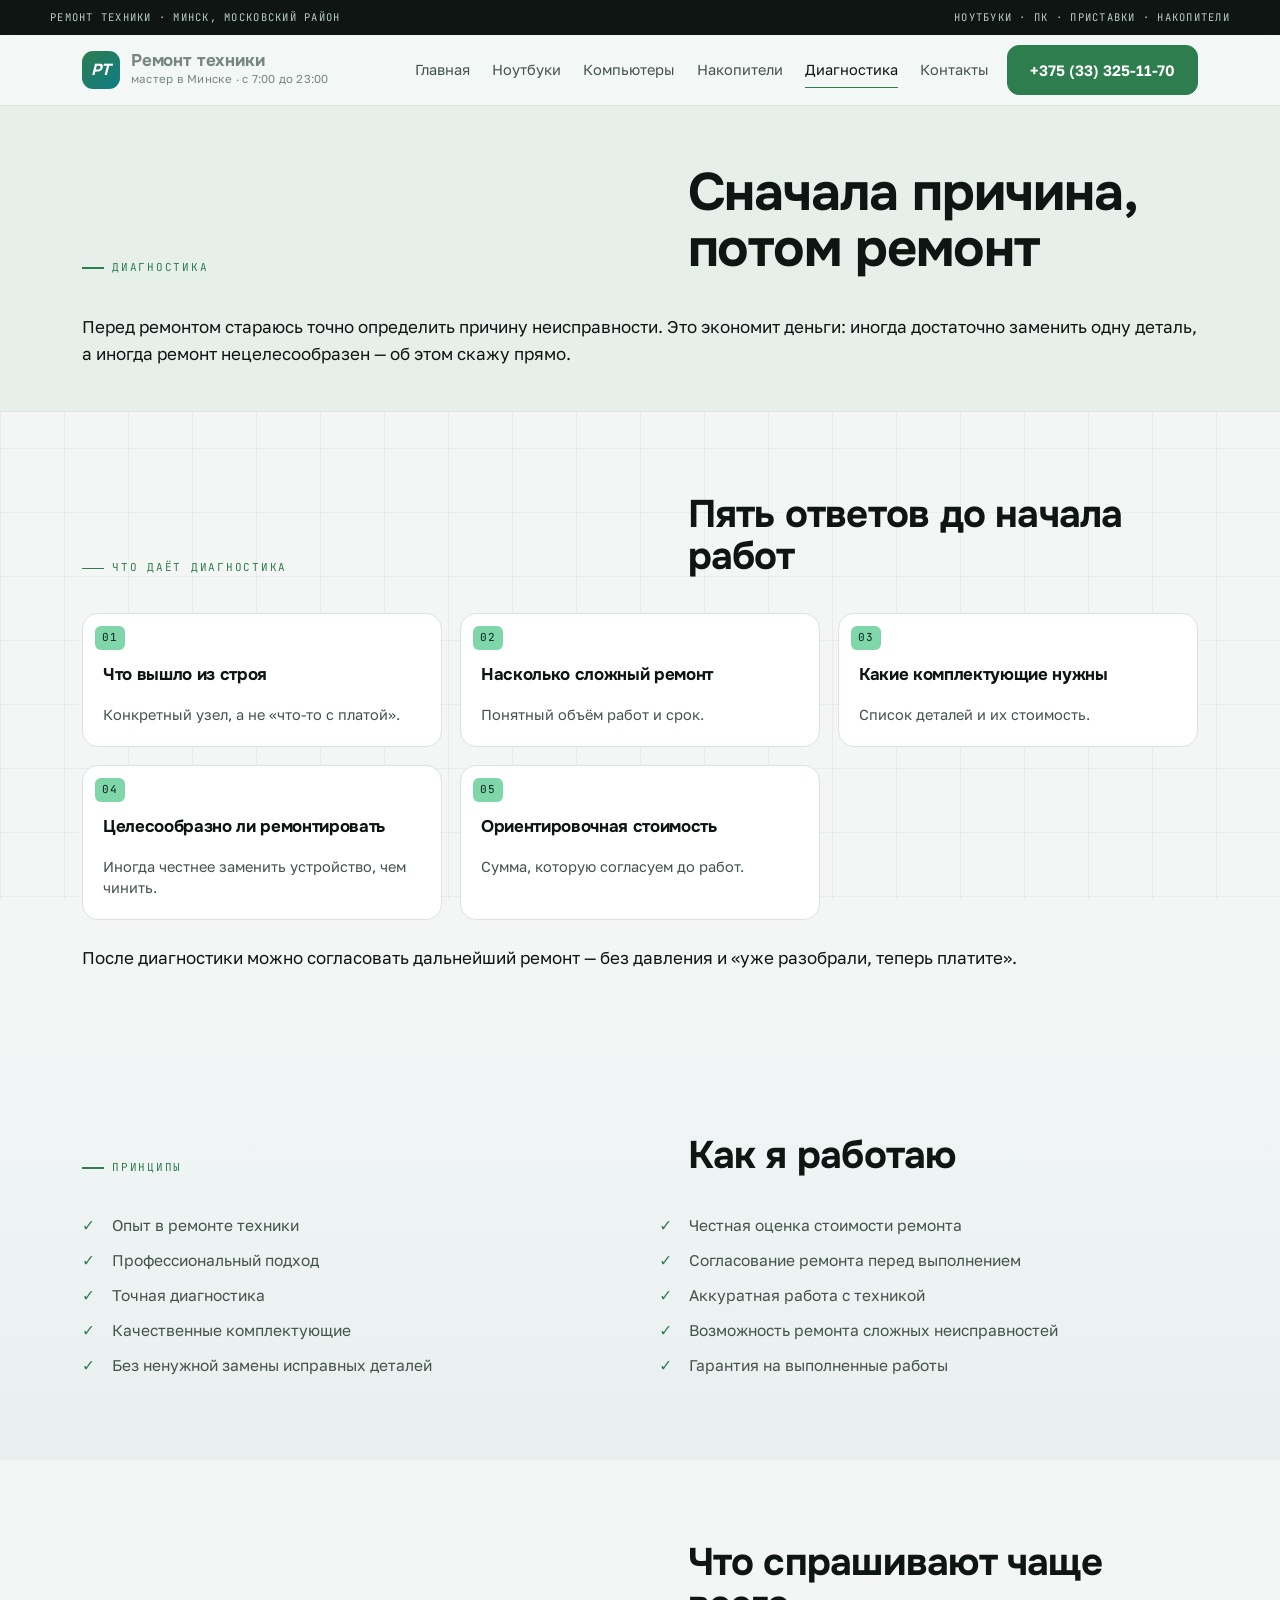
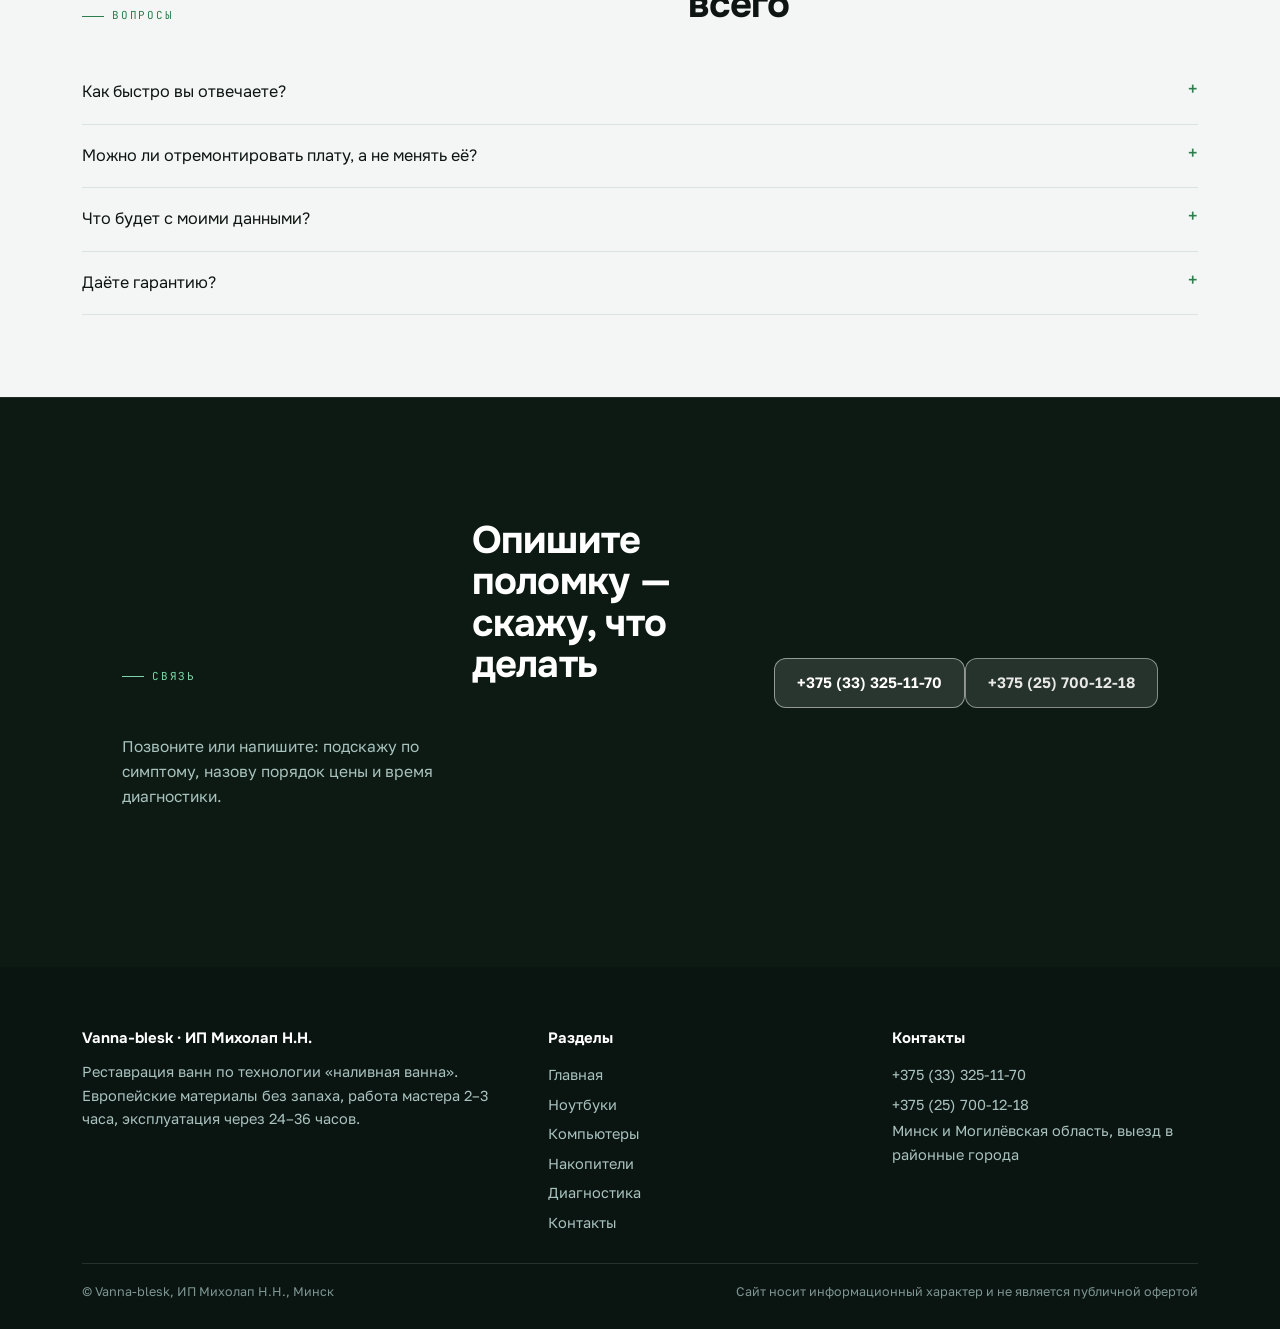
<file: process.html>
<!doctype html>
<html lang="ru">
<head>
<meta charset="utf-8">
<meta name="viewport" content="width=device-width,initial-scale=1">
<title>Диагностика и принципы работы — Минск | Мастер</title>
<meta name="description" content="Как проходит диагностика: что вышло из строя, сложность ремонта, комплектующие, целесообразность, стоимость. Согласование до работ.">
<link rel="icon" href="assets/img/favicon.svg" type="image/svg+xml">
<link rel="preconnect" href="https://fonts.googleapis.com">
<link rel="preconnect" href="https://fonts.gstatic.com" crossorigin>
<link href="https://fonts.googleapis.com/css2?family=Onest:wght@400;500;600;700&family=Golos+Text:wght@400;500;600&family=JetBrains+Mono:wght@400;500&display=swap" rel="stylesheet">
<link rel="stylesheet" href="assets/css/site.css">
</head>
<body>
<div class="topbar"><div class="wrap topbar__in"><span>Ремонт техники · Минск, Московский район</span><span>Ноутбуки · ПК · приставки · накопители</span></div></div>
<header class="hdr"><div class="wrap hdr__in">
  <a class="logo" href="index.html"><i>РТ</i><span><b>Ремонт техники</b><span>мастер в Минске · с 7:00 до 23:00</span></span></a>
  <nav class="nav"><a href="index.html">Главная</a><a href="noutbuki.html">Ноутбуки</a><a href="pk.html">Компьютеры</a><a href="nakopiteli.html">Накопители</a><a href="process.html" aria-current="page">Диагностика</a><a href="kontakty.html">Контакты</a></nav>
  <a class="btn" href="tel:+375333251170">+375 (33) 325-11-70</a>
  <button class="burger" id="burger" aria-label="Меню" aria-expanded="false" aria-controls="drawer"><span></span></button>
</div></header>
<div class="drawer" id="drawer" data-open="false" aria-hidden="true">
  <div class="drawer__inner">
    <div class="drawer__top"><b>Меню</b><button class="drawer__close" id="drawerClose" aria-label="Закрыть">×</button></div>
    <a href="index.html">Главная</a><a href="noutbuki.html">Ноутбуки</a><a href="pk.html">Компьютеры</a><a href="nakopiteli.html">Накопители</a><a href="process.html" aria-current="page">Диагностика</a><a href="kontakty.html">Контакты</a>
    <a href="tel:+375333251170" style="margin-top:16px;border:0"><span class="btn" style="width:100%">+375 (33) 325-11-70</span></a>
  </div>
</div>
<section class="phead"><div class="wrap">
<div class="shead"><span class="kick">диагностика</span><h1>Сначала причина, потом ремонт</h1></div>
<p class="lead">Перед ремонтом стараюсь точно определить причину неисправности. Это экономит деньги: иногда достаточно заменить одну деталь, а иногда ремонт нецелесообразен — об этом скажу прямо.</p>
</div></section>

<section class="sec"><div class="wrap">
<div class="shead"><span class="kick">что даёт диагностика</span><h2>Пять ответов до начала работ</h2></div>
<div class="grid3">
  <div class="card"><div class="svc__body"><span class="mono">01</span><h3>Что вышло из строя</h3><p>Конкретный узел, а не «что-то с платой».</p></div></div>
  <div class="card"><div class="svc__body"><span class="mono">02</span><h3>Насколько сложный ремонт</h3><p>Понятный объём работ и срок.</p></div></div>
  <div class="card"><div class="svc__body"><span class="mono">03</span><h3>Какие комплектующие нужны</h3><p>Список деталей и их стоимость.</p></div></div>
  <div class="card"><div class="svc__body"><span class="mono">04</span><h3>Целесообразно ли ремонтировать</h3><p>Иногда честнее заменить устройство, чем чинить.</p></div></div>
  <div class="card"><div class="svc__body"><span class="mono">05</span><h3>Ориентировочная стоимость</h3><p>Сумма, которую согласуем до работ.</p></div></div>
</div>
<p style="margin-top:24px">После диагностики можно согласовать дальнейший ремонт — без давления и «уже разобрали, теперь платите».</p>
</div></section>

<section class="sec sec--alt"><div class="wrap">
<div class="shead"><span class="kick">принципы</span><h2>Как я работаю</h2></div>
<div class="grid2" style="gap:clamp(20px,3vw,40px)">
<ul class="checks"><li>Опыт в ремонте техники</li><li>Профессиональный подход</li><li>Точная диагностика</li><li>Качественные комплектующие</li><li>Без ненужной замены исправных деталей</li></ul>
<ul class="checks"><li>Честная оценка стоимости ремонта</li><li>Согласование ремонта перед выполнением</li><li>Аккуратная работа с техникой</li><li>Возможность ремонта сложных неисправностей</li><li>Гарантия на выполненные работы</li></ul>
</div>
</div></section>

<section class="sec"><div class="wrap">
<div class="shead"><span class="kick">вопросы</span><h2>Что спрашивают чаще всего</h2></div>
<div class="faq">
  <div class="faq__i"><button class="faq__q">Как быстро вы отвечаете?</button><div class="faq__a"><p>Приём звонков с 7:00 до 23:00 каждый день. Если не взял трубку — перезвоню, либо напишите в WhatsApp.</p></div></div>
  <div class="faq__i"><button class="faq__q">Можно ли отремонтировать плату, а не менять её?</button><div class="faq__a"><p>Во многих случаях да: ремонт цепей питания, разъёмов и последствий залития дешевле замены платы. Решение принимается после диагностики.</p></div></div>
  <div class="faq__i"><button class="faq__q">Что будет с моими данными?</button><div class="faq__a"><p>При переустановке системы предупреждаю заранее и по возможности сохраняю файлы. При работе с накопителями сначала оцениваю, что можно достать.</p></div></div>
  <div class="faq__i"><button class="faq__q">Даёте гарантию?</button><div class="faq__a"><p>Да, на выполненные работы. Если проблема вернулась по моей части — разбираемся.</p></div></div>
</div>
</div></section>

<section class="sec sec--ink"><div class="wrap"><div class="cta">
<div><div class="shead"><span class="kick">связь</span><h2>Опишите поломку — скажу, что делать</h2><p>Позвоните или напишите: подскажу по симптому, назову порядок цены и время диагностики.</p></div></div>
<div class="cta__act"><a class="btn btn--w" href="tel:+375333251170">+375 (33) 325-11-70</a><a class="btn btn--w" href="tel:+375257001218" style="opacity:.9">+375 (25) 700-12-18</a></div>
</div></div></section>

<footer class="foot"><div class="wrap">
  <div class="foot__grid">
    <div><b>Vanna-blesk · ИП Михолап Н.Н.</b>Реставрация ванн по технологии «наливная ванна». Европейские материалы без запаха, работа мастера 2–3 часа, эксплуатация через 24–36 часов.</div>
    <div><b>Разделы</b><a href="index.html">Главная</a><a href="noutbuki.html">Ноутбуки</a><a href="pk.html">Компьютеры</a><a href="nakopiteli.html">Накопители</a><a href="process.html">Диагностика</a><a href="kontakty.html">Контакты</a></div>
    <div><b>Контакты</b><a href="tel:+375333251170">+375 (33) 325-11-70</a><a href="tel:+375257001218">+375 (25) 700-12-18</a>Минск и Могилёвская область, выезд в районные города</div>
  </div>
  <div class="foot__bot"><span>© Vanna-blesk, ИП Михолап Н.Н., Минск</span><span>Сайт носит информационный характер и не является публичной офертой</span></div>
</div></footer>
<div class="fbar"><a class="btn" href="tel:+375333251170">Позвонить</a><a class="btn btn--ghost" href="https://wa.me/375333251170">WhatsApp</a></div>
<script src="assets/js/main.js" defer></script>
</body>
</html>
</file>
<file: assets/css/site.css>
:root{--bg:#F3F6F4;--bg2:#E7EFEA;--panel:#fff;--ink:#0E1512;--body:#44534C;--mut:#77877F;--line:#DAE5DE;--line2:#C3D3C9;
--acc:#2E7D4F;--acc2:#1E5C39;--sky:#0E7C86;--soft:#D8EDE1;--warn:#B5763A;
--f-d:"Onest",system-ui,sans-serif;--f-t:"Golos Text",system-ui,sans-serif;--f-m:"JetBrains Mono",monospace;
--r:14px;--wrap:1180px}
*,*::before,*::after{box-sizing:border-box}
html{-webkit-text-size-adjust:100%;scroll-behavior:smooth}
body{margin:0;background:var(--bg);color:var(--ink);font-family:var(--f-t);font-size:17px;line-height:1.62;-webkit-font-smoothing:antialiased}
img{display:block;max-width:100%}
a{color:inherit;text-decoration:none}
button{font:inherit;cursor:pointer}
h1,h2,h3{margin:0;font-family:var(--f-d);font-weight:700;line-height:1.08;letter-spacing:-.02em}
h1{font-size:clamp(2rem,4.6vw,3.5rem)}
h2{font-size:clamp(1.6vw,3vw,2.5rem);font-size:clamp(1.6rem,3vw,2.5rem)}
h3{font-size:1.16rem;line-height:1.3}
p{margin:0}
.wrap{width:100%;max-width:var(--wrap);margin:0 auto;padding:0 clamp(16px,3.2vw,32px)}
.mono,.kick{font-family:var(--f-m);font-size:11px;letter-spacing:.16em;text-transform:uppercase;color:var(--mut)}
.kick{color:var(--acc);display:inline-flex;align-items:center;gap:8px}
.kick::before{content:"";width:22px;height:1.5px;background:var(--acc)}
.topbar{background:var(--ink);color:#B9CCC9;font-family:var(--f-m);font-size:10.5px;letter-spacing:.12em;text-transform:uppercase}
.topbar__in{display:flex;justify-content:space-between;gap:14px;padding:9px 0;flex-wrap:wrap}
.hdr{position:sticky;top:0;z-index:40;background:rgba(244,248,247,.92);backdrop-filter:blur(12px);border-bottom:1px solid var(--line)}
.hdr__in{display:flex;align-items:center;gap:18px;min-height:70px}
.logo{display:flex;align-items:center;gap:11px;margin-right:auto}
.logo i{width:38px;height:38px;border-radius:11px;background:linear-gradient(140deg,var(--acc),var(--sky));display:grid;place-items:center;color:#fff;font-family:var(--f-d);font-weight:700;font-size:16px;flex:none}
.logo b{font-family:var(--f-d);font-size:17px;letter-spacing:-.01em;display:block;line-height:1.15}
.logo span{display:block;font-size:11.5px;color:var(--mut);letter-spacing:.02em}
.nav{display:flex;gap:22px;font-size:14.5px}
.nav a{color:var(--body);padding:6px 0;border-bottom:1.5px solid transparent;transition:.15s}
.nav a:hover,.nav a[aria-current]{color:var(--ink);border-color:var(--acc)}
.btn{display:inline-flex;align-items:center;justify-content:center;gap:9px;min-height:50px;padding:0 22px;border-radius:12px;background:var(--acc);color:#fff;border:1px solid var(--acc);font-weight:600;font-size:15px;transition:.18s}
.btn:hover{background:var(--acc2);border-color:var(--acc2);transform:translateY(-1px)}
.btn--ghost{background:transparent;color:var(--ink);border-color:var(--line2)}
.btn--ghost:hover{background:var(--panel);border-color:var(--acc);color:var(--acc)}
.btn--w{background:rgba(255,255,255,.12);border-color:rgba(255,255,255,.5);color:#fff}
.btn--w:hover{background:rgba(255,255,255,.2)}
.burger{display:none;width:44px;height:44px;border:1px solid var(--line2);border-radius:11px;background:var(--panel);position:relative}
.burger span,.burger span::before,.burger span::after{position:absolute;left:12px;right:12px;height:1.7px;background:var(--ink);content:""}
.burger span{top:21px}.burger span::before{top:-6px}.burger span::after{top:6px}
.hero{position:relative;background:#0A1410;color:#fff;overflow:hidden}
.hero__bg{position:absolute;inset:0;background-size:cover;background-position:center;opacity:.55;transform:scale(1.03)}
.hero::after{content:"";position:absolute;inset:0;background:linear-gradient(100deg,rgba(6,20,22,.95),rgba(6,20,22,.75) 55%,rgba(6,20,22,.35))}
.hero__in{position:relative;z-index:2;padding:clamp(48px,7vw,96px) 0 clamp(40px,5vw,70px)}
.hero .kick{color:#7FD6A8}.hero .kick::before{background:#7FD6A8}
.hero h1{color:#fff;margin:16px 0 0;max-width:20ch}
.hero h1 em{font-style:normal;color:#7FD6A8}
.hero__lead{margin-top:18px;max-width:52ch;color:#C6D8D5;font-size:1.06rem}
.hero__cta{display:flex;gap:12px;flex-wrap:wrap;margin-top:26px}
.facts{display:grid;grid-template-columns:repeat(4,1fr);gap:1px;background:rgba(255,255,255,.16);border:1px solid rgba(255,255,255,.16);margin-top:clamp(28px,4vw,46px)}
.facts div{background:rgba(6,20,22,.55);padding:15px 17px}
.facts b{display:block;font-family:var(--f-d);font-size:1.32rem;color:#fff}
.facts span{font-size:12.5px;color:#A9C2BE}
.sec{padding:clamp(48px,6.4vw,92px) 0}
.sec--alt{background:var(--bg2)}
.sec--ink{background:#0C1A13;color:#fff}
.sec--ink .kick{color:#7FD6A8}.sec--ink .kick::before{background:#7FD6A8}
.shead{display:grid;grid-template-columns:minmax(0,1fr) minmax(0,.9fr);gap:clamp(16px,3vw,44px);align-items:end;margin-bottom:clamp(24px,3.4vw,42px)}
.shead p{color:var(--body);font-size:1.02rem}
.sec--ink .shead p{color:#A9C2BE}
.grid3{display:grid;grid-template-columns:repeat(3,1fr);gap:18px}
.grid2{display:grid;grid-template-columns:repeat(2,1fr);gap:18px}
.card{background:var(--panel);border:1px solid var(--line);border-radius:16px;padding:22px;transition:.2s}
.card:hover{border-color:var(--acc);transform:translateY(-2px);box-shadow:0 14px 34px rgba(12,40,38,.08)}
.card h3{margin-bottom:8px}
.card p{color:var(--body);font-size:15px}
.svc{display:grid;grid-template-columns:1.05fr 1fr;gap:0;border:1px solid var(--line);border-radius:18px;overflow:hidden;background:var(--panel)}
.svc__img{aspect-ratio:4/3;background-size:cover;background-position:center}
.svc__body{padding:clamp(20px,2.6vw,30px);display:flex;flex-direction:column;gap:12px}
.steps{counter-reset:s;display:grid;gap:0;border-top:1px solid var(--line2)}
.steps li{list-style:none;display:grid;grid-template-columns:56px 1fr;gap:16px;padding:20px 0;border-bottom:1px solid var(--line);counter-increment:s}
.steps li::before{content:counter(s,decimal-leading-zero);font-family:var(--f-m);font-size:12px;color:var(--acc);padding-top:5px}
.steps b{display:block;font-family:var(--f-d);font-size:1.06rem;margin-bottom:5px}
.steps p{color:var(--body);font-size:15px}
ul.checks{list-style:none;padding:0;margin:0;display:grid;gap:10px}
ul.checks li{display:grid;grid-template-columns:20px 1fr;gap:10px;color:var(--body);font-size:15.5px}
ul.checks li::before{content:"✓";color:var(--acc);font-weight:700}
.sec--ink ul.checks li{color:#B9CCC9}
.sec--ink ul.checks li::before{color:#7FD6A8}
.tags{display:flex;flex-wrap:wrap;gap:9px}
.tags span{font-family:var(--f-m);font-size:11px;letter-spacing:.08em;text-transform:uppercase;padding:8px 12px;border:1px solid var(--line2);border-radius:999px;background:var(--panel);color:var(--body)}
.faq__i{border-bottom:1px solid var(--line)}
.faq__q{width:100%;background:none;border:0;padding:18px 0;display:flex;justify-content:space-between;gap:16px;text-align:left;font-family:var(--f-d);font-size:1.02rem;color:var(--ink)}
.faq__q::after{content:"+";color:var(--acc);font-size:1.3rem;line-height:1}
.faq__i[data-open="true"] .faq__q::after{content:"–"}
.faq__a{display:none;padding:0 0 18px;color:var(--body);font-size:15.5px;max-width:70ch}
.faq__i[data-open="true"] .faq__a{display:block}
.form{background:var(--panel);border:1px solid var(--line);border-radius:18px;padding:clamp(20px,2.6vw,30px)}
.form__row{display:grid;gap:12px;margin-bottom:12px}
.fld label{display:block;font-family:var(--f-m);font-size:10.5px;letter-spacing:.12em;text-transform:uppercase;color:var(--mut);margin-bottom:6px}
.fld input,.fld select,.fld textarea{width:100%;min-height:48px;padding:11px 13px;border:1px solid var(--line2);border-radius:11px;background:var(--bg);color:var(--ink);font:inherit;font-size:15px}
.fld input:focus,.fld select:focus,.fld textarea:focus{outline:none;border-color:var(--acc);box-shadow:0 0 0 3px rgba(18,128,108,.14);background:#fff}
.form__note{font-size:12.5px;color:var(--mut);margin-top:10px}
.formout{display:none;margin-top:12px;padding:12px 14px;border-radius:11px;background:var(--soft);color:var(--acc2);font-size:14px}
.formout[data-show="true"]{display:block}
.cta{background:#0C1A13;color:#fff;border-radius:20px;padding:clamp(24px,3.4vw,40px);display:grid;grid-template-columns:1fr auto;gap:22px;align-items:center}
.cta h2{color:#fff;max-width:26ch}
.cta p{color:#A9C2BE;margin-top:10px;font-size:15.5px}
.foot{background:#0A1410;color:#A9C2BE;padding:clamp(36px,4.6vw,60px) 0 26px;font-size:14.5px}
.foot__grid{display:grid;grid-template-columns:1.4fr 1fr 1fr;gap:clamp(18px,3vw,40px);padding-bottom:26px;border-bottom:1px solid rgba(255,255,255,.12)}
.foot b{color:#fff;display:block;font-family:var(--f-d);margin-bottom:10px;font-size:15px}
.foot a{display:block;padding:3px 0}
.foot a:hover{color:#7FD6A8}
.foot__bot{display:flex;justify-content:space-between;gap:14px;padding-top:18px;flex-wrap:wrap;font-size:12.5px;color:#7E9692}
.fbar{display:none;position:fixed;left:0;right:0;bottom:0;z-index:45;background:rgba(8,23,26,.96);border-top:1px solid rgba(255,255,255,.12);padding:9px 12px;gap:9px}
.fbar .btn{flex:1;min-height:46px}
.phead{background:var(--bg2);border-bottom:1px solid var(--line);padding:clamp(34px,4.6vw,64px) 0 clamp(26px,3.4vw,44px)}
.crumbs{font-family:var(--f-m);font-size:11px;letter-spacing:.1em;text-transform:uppercase;color:var(--mut);margin-bottom:12px}
.crumbs a:hover{color:var(--acc)}
.phead h1{max-width:24ch}
.phead__lead{margin-top:14px;color:var(--body);max-width:62ch;font-size:1.02rem}
.pimg{aspect-ratio:16/9;border-radius:16px;background-size:cover;background-position:center;border:1px solid var(--line)}
.drawer{position:fixed;inset:0;z-index:60;display:none;background:rgba(8,23,26,.55);backdrop-filter:blur(3px)}
.drawer[data-open="true"]{display:block}
.drawer__inner{position:absolute;right:0;top:0;bottom:0;width:min(360px,86vw);background:var(--bg);padding:20px;overflow:auto}
.drawer__top{display:flex;justify-content:space-between;align-items:center;margin-bottom:18px}
.drawer__close{width:40px;height:40px;border:1px solid var(--line2);border-radius:10px;background:var(--panel);font-size:18px}
.drawer a{display:block;padding:12px 0;border-bottom:1px solid var(--line);font-size:16px}
@media(max-width:980px){
 .nav,.hdr .btn{display:none}.burger{display:block}
 .facts{grid-template-columns:repeat(2,1fr)}
 .shead,.grid3,.grid2,.svc,.cta{grid-template-columns:1fr}
 .foot__grid{grid-template-columns:1fr 1fr}
 .cta{gap:16px}
}
@media(max-width:620px){
 .fbar{display:flex}body{padding-bottom:64px}
 .grid3{gap:14px}
 .steps li{grid-template-columns:40px 1fr}
 .foot__grid{grid-template-columns:1fr}
}

.price{width:100%;border-collapse:collapse;font-size:15px}
.price th{text-align:left;font-family:var(--f-m);font-size:11px;letter-spacing:.14em;text-transform:uppercase;color:var(--mut);padding:12px 16px;border-bottom:1px solid var(--line2)}
.price td{padding:13px 16px;border-bottom:1px solid var(--line)}
.price .num{text-align:right;font-weight:600;white-space:nowrap;font-variant-numeric:tabular-nums}
.price tr.grp td{background:var(--bg2);font-weight:700;font-size:13px;letter-spacing:.04em;text-transform:uppercase;color:var(--acc2);border-bottom:1px solid var(--line2)}
.price tbody tr:not(.grp):hover td{background:rgba(15,113,134,.05)}

h1,h2,h3,.logo b{font-weight:700}

.phead h1{font-size:clamp(2rem,4.4vw,3.3rem);line-height:1.06}

/* ---------- FIX: герой, факты, фото ---------- */
.hero{background:radial-gradient(120% 120% at 80% 0%,#0F2A2E 0%,#08171A 60%);border-bottom:1px solid rgba(255,255,255,.08)}
.hero::after{display:none}
.hero__in{display:grid;grid-template-columns:minmax(0,1.02fr) minmax(0,.98fr);gap:clamp(24px,4vw,54px);align-items:center;padding:clamp(40px,5.4vw,74px) 0}
.hero h1{font-size:clamp(2rem,4.2vw,3.5rem);line-height:1.04;max-width:22ch}
.hero__fig{position:relative;border-radius:18px;overflow:hidden;aspect-ratio:5/4;box-shadow:0 24px 60px rgba(0,0,0,.45);border:1px solid rgba(255,255,255,.12)}
.hero__fig img{width:100%;height:100%;object-fit:cover;display:block}
.hero__cap{position:absolute;left:0;right:0;bottom:0;padding:38px 18px 16px;display:flex;flex-direction:column;gap:5px;
background:linear-gradient(to top,rgba(5,16,18,.94),rgba(5,16,18,.55) 55%,transparent)}
.hero__cap .mono{color:#7FD6A8;font-size:11px;letter-spacing:.14em;text-transform:uppercase}
.hero__cap b{color:#fff;font-size:14.5px;font-weight:600}
.hero__act{display:flex;gap:12px;flex-wrap:wrap;margin-top:26px}
.hero .checks{margin-top:20px;display:grid;gap:9px}
.hero .checks li{color:#C6D8D5;font-size:14.5px}
.hero .checks li::before{background:#7FD6A8}
.hero .btn--ghost{color:#EAF4F2;border-color:rgba(255,255,255,.34);background:rgba(255,255,255,.06)}
.hero .btn--ghost:hover{background:rgba(255,255,255,.14);color:#fff;border-color:#7FD6A8}

.facts{display:block;background:none;border:0;margin-top:0;padding:0}
.facts__in{display:grid;grid-template-columns:repeat(4,minmax(0,1fr));gap:1px;background:rgba(255,255,255,.14);
border:1px solid rgba(255,255,255,.14);border-radius:16px;overflow:hidden}
.facts__in .fact{background:#0C1A13;padding:16px 18px}
.facts__in b{display:block;font-family:var(--f-d);font-size:1.34rem;color:#fff;line-height:1}
.facts__in span{display:block;margin-top:6px;font-size:12.5px;color:#A9C2BE;line-height:1.35}

.card img{width:100%;aspect-ratio:4/3;object-fit:cover;border-radius:12px;margin-bottom:14px}
.card{padding:18px}
.svc__img{background-size:cover;background-position:center}
.pimg{background-size:cover;background-position:center}

@media (max-width:900px){
  .hero__in{grid-template-columns:1fr;gap:24px}
  .hero__fig{aspect-ratio:16/10;order:2}
  .facts__in{grid-template-columns:repeat(2,minmax(0,1fr))}
}

/* атрибуты height у img не должны растягивать фото по вертикали */
img{height:auto}
.hero__fig img{height:100%}
.card img{height:auto;aspect-ratio:4/3;object-fit:cover}

/* ---------- полировка главной ---------- */
.facts{background:#0C1A13;padding:clamp(20px,2.6vw,30px) 0;border-bottom:1px solid rgba(255,255,255,.07)}
.facts__in{background:none;border:0;border-radius:0;gap:clamp(14px,2vw,26px);grid-template-columns:repeat(4,minmax(0,1fr))}
.facts__in .fact{background:none;padding:0 0 0 16px;border-left:1px solid rgba(143,217,198,.32)}
.facts__in .fact:first-child{border-left:0;padding-left:0}
.facts__in b{color:#7FD6A8}
.card{background:#fff;border:1px solid var(--line);border-radius:16px;padding:14px 14px 20px;display:flex;flex-direction:column;gap:0}
.card .svc__body{padding:6px 6px 0}
.card h3{font-size:1.06rem;margin-bottom:6px}
.card p{font-size:14.5px;line-height:1.5;color:var(--body)}
.card:hover{transform:translateY(-3px);box-shadow:0 18px 40px rgba(12,40,38,.10);border-color:#BBD3CE}
.shead h2{max-width:26ch}
.shead{margin-bottom:clamp(22px,3vw,36px)}
.sec--alt{background:linear-gradient(180deg,#F1F5F5,#E9EFEF)}

/* ---------- фактура и акценты ---------- */
body{background-image:linear-gradient(rgba(20,60,40,.05) 1px,transparent 1px),linear-gradient(90deg,rgba(20,60,40,.05) 1px,transparent 1px);background-size:64px 64px;background-attachment:fixed}
.hero{background:radial-gradient(120% 120% at 82% 0%,#14301F 0%,#0C1A13 55%,#0A1410 100%)}
.facts{background:#0C1A13}.sec--ink{background:#0C1A13}.foot{background:#0A1410}
.hero__fig::after{content:"";position:absolute;inset:0;border-radius:18px;box-shadow:inset 0 0 0 1px rgba(255,255,255,.14);pointer-events:none}
.steps .step{display:grid;grid-template-columns:56px minmax(0,1fr);gap:18px;padding:22px 0;border-bottom:1px solid var(--line);align-items:start}
.steps .step__n{width:44px;height:44px;border-radius:12px;display:grid;place-items:center;background:#0C1A13;color:#7FD6A8;font-family:var(--f-m);font-size:15px;font-weight:500}
.steps .step h3{margin:0 0 6px;font-size:1.08rem}
.steps .step p{margin:0;color:var(--body);font-size:14.8px;line-height:1.55;max-width:64ch}
.grid3{counter-reset:c}
.grid3 .card{position:relative}
.grid3 .card::after{counter-increment:c;content:"0" counter(c);position:absolute;top:12px;left:12px;z-index:2;
font-family:var(--f-m);font-size:11px;letter-spacing:.1em;color:#0C1F22;background:#7FD6A8;padding:3px 7px;border-radius:6px}
.sec--ink{border-top:1px solid rgba(255,255,255,.08)}

.phead h1{font-size:clamp(2rem,4.4vw,3.3rem);line-height:1.06}
</file>
